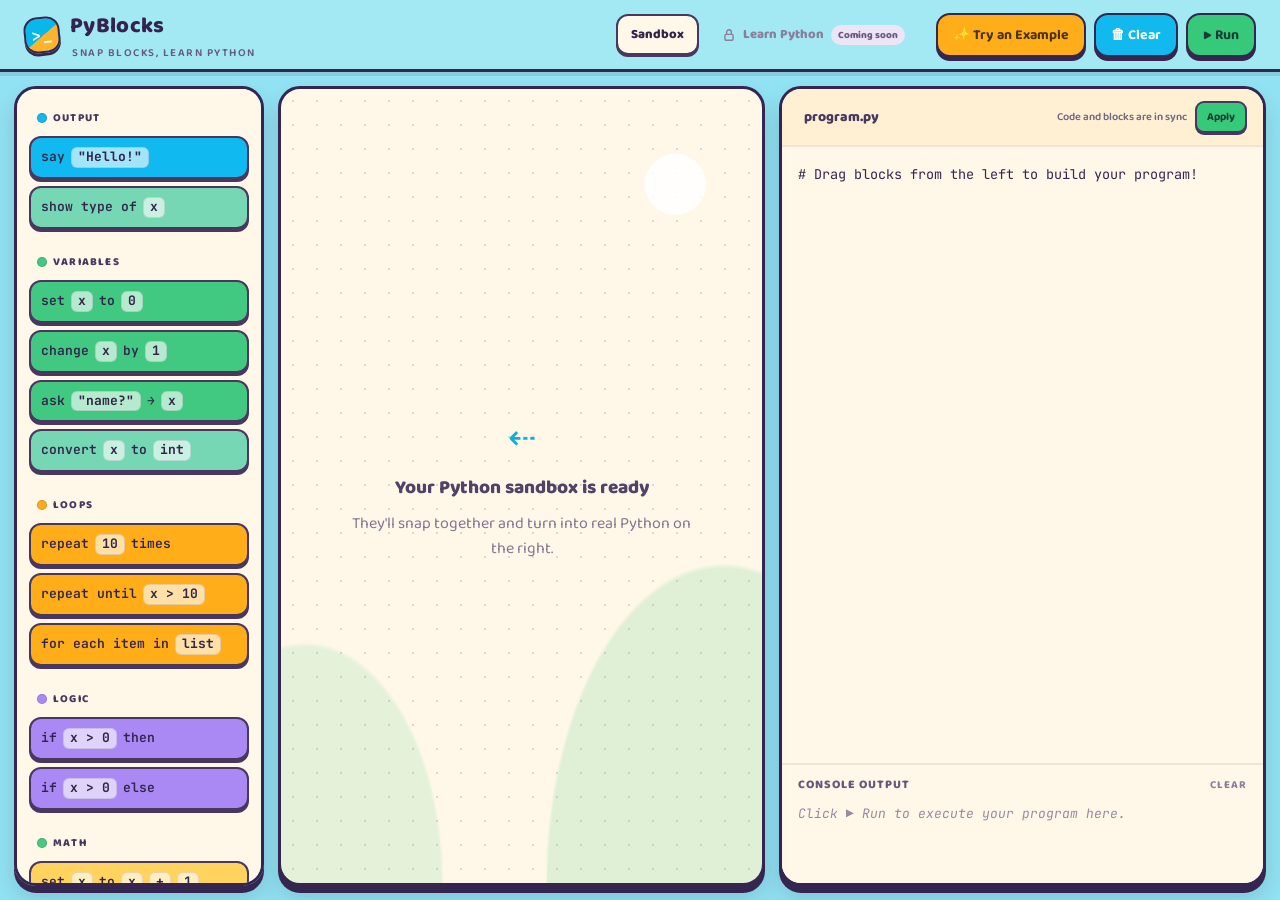
<file: index.html>
<!doctype html>
<html lang="en">
  <head>
    <meta charset="utf-8">
    <meta name="viewport" content="width=device-width, initial-scale=1">
    <meta http-equiv="refresh" content="0; url=site/">
    <title>PyBlocks</title>
  </head>
  <body>
    <p>Opening PyBlocks… <a href="site/">Continue to the app</a>.</p>
  </body>
</html>
</file>
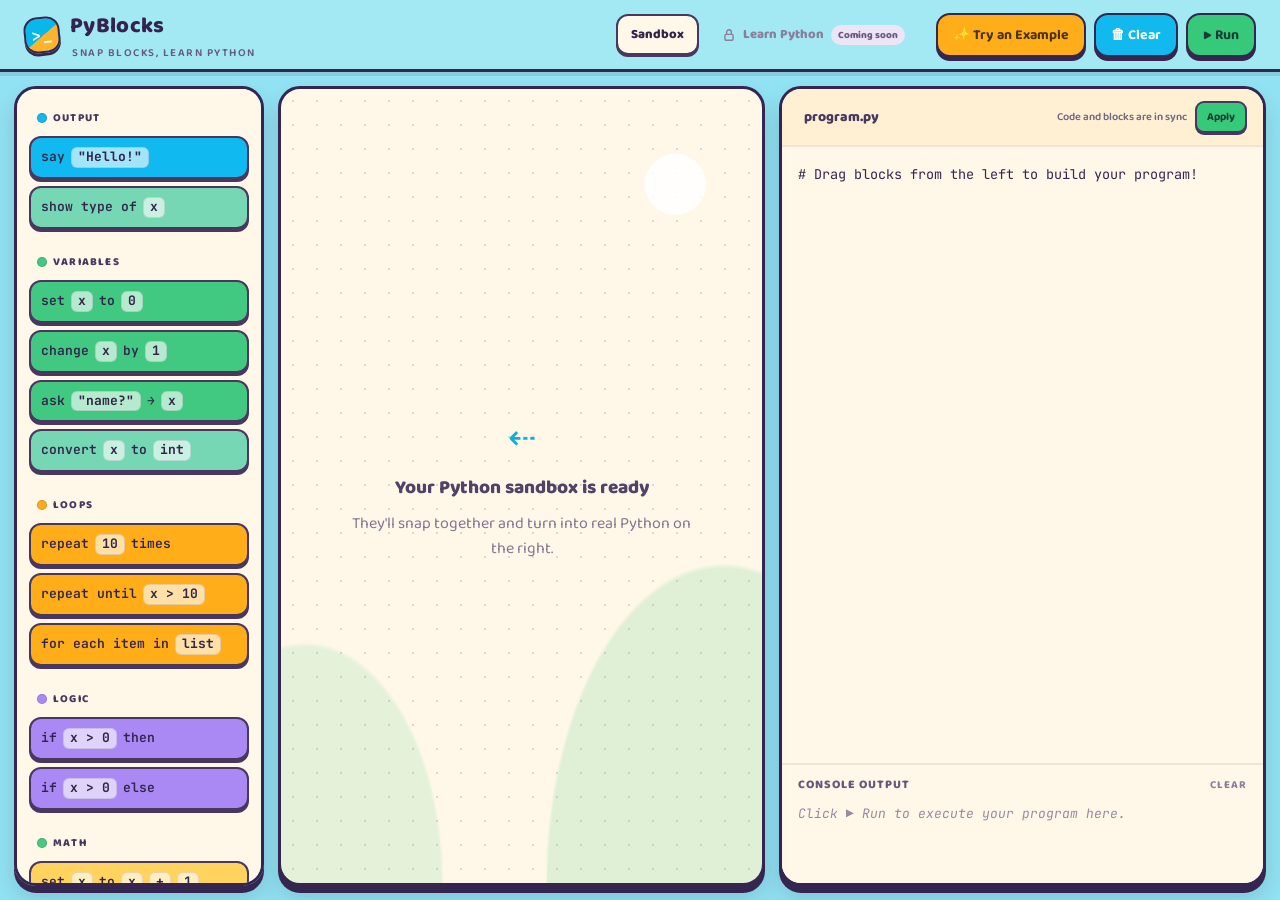
<file: site/index.html>
<!DOCTYPE html>
<html lang="en">
<head>
<meta charset="UTF-8">
<meta name="viewport" content="width=device-width, initial-scale=1.0, viewport-fit=cover">
<meta name="theme-color" content="#a8e4ef">
<title>PyBlocks — Learn Python by Snapping Blocks</title>
<link rel="stylesheet" href="css/sandbox.css">
</head>
<body>

<div class="topbar">
  <div class="brand">
    <div class="logo">&gt;_</div>
    <div>PyBlocks
      <div class="sub">snap blocks, learn python</div>
    </div>
  </div>
  <nav class="page-nav" aria-label="Main navigation">
    <a href="./" aria-current="page">Sandbox</a>
    <!-- Learn Python is locked. To unlock: restore
         <a href="learn.html">Learn Python <span class="nav-badge">8 levels</span></a>
         and remove class="learn-locked" from <body> in learn.html. -->
    <span class="nav-locked" aria-disabled="true" title="Learn Python is coming soon">
      <svg class="lock-icon" viewBox="0 0 24 24" aria-hidden="true"><rect x="5" y="11" width="14" height="10" rx="2"/><path d="M8 11V7a4 4 0 0 1 8 0v4"/></svg>
      Learn Python <span class="nav-badge nav-badge-soon">Coming soon</span>
    </span>
  </nav>
  <div class="topbar-actions">
    <button class="btn btn-example" id="loadExampleBtn"><span>✨ <span class="btn-long">Try an </span>Example</span></button>
    <button class="btn btn-clear" id="clearBtn">🗑 Clear</button>
    <button class="btn btn-run" id="runBtn">▶ Run</button>
  </div>
</div>

<div class="app">
  <!-- PALETTE -->
  <div class="palette" id="palette">

    <div class="cat-group">
      <div class="cat-title" style="color:var(--cat-output)"><span class="cat-dot" style="background:var(--cat-output)"></span>Output</div>
      <div class="palette-block c-output" data-type="print">say <span class="ph">"Hello!"</span></div>
      <div class="palette-block c-types" data-type="typecheck">show type of <span class="ph">x</span></div>
    </div>

    <div class="cat-group">
      <div class="cat-title" style="color:var(--cat-vars)"><span class="cat-dot" style="background:var(--cat-vars)"></span>Variables</div>
      <div class="palette-block c-vars" data-type="setvar">set <span class="ph">x</span> to <span class="ph">0</span></div>
      <div class="palette-block c-vars" data-type="changevar">change <span class="ph">x</span> by <span class="ph">1</span></div>
      <div class="palette-block c-vars" data-type="askvar">ask <span class="ph">"name?"</span> → <span class="ph">x</span></div>
      <div class="palette-block c-types" data-type="convert">convert <span class="ph">x</span> to <span class="ph">int</span></div>
    </div>

    <div class="cat-group">
      <div class="cat-title" style="color:var(--cat-loops)"><span class="cat-dot" style="background:var(--cat-loops)"></span>Loops</div>
      <div class="palette-block c-loops" data-type="repeat">repeat <span class="ph">10</span> times</div>
      <div class="palette-block c-loops" data-type="while">repeat until <span class="ph">x &gt; 10</span></div>
      <div class="palette-block c-loops" data-type="foreach">for each item in <span class="ph">list</span></div>
    </div>

    <div class="cat-group">
      <div class="cat-title" style="color:var(--cat-logic)"><span class="cat-dot" style="background:var(--cat-logic)"></span>Logic</div>
      <div class="palette-block c-logic" data-type="if">if <span class="ph">x &gt; 0</span> then</div>
      <div class="palette-block c-logic" data-type="ifelse">if <span class="ph">x &gt; 0</span> else</div>
    </div>

    <div class="cat-group">
      <div class="cat-title" style="color:var(--cat-math)"><span class="cat-dot" style="background:var(--cat-math)"></span>Math</div>
      <div class="palette-block c-math" data-type="mathop">set <span class="ph">x</span> to <span class="ph">x</span> <span class="ph">+</span> <span class="ph">1</span></div>
      <div class="palette-block c-math" data-type="random">set <span class="ph">x</span> to random <span class="ph">1</span>-<span class="ph">10</span></div>
    </div>

    <div class="cat-group">
      <div class="cat-title" style="color:var(--cat-events)"><span class="cat-dot" style="background:var(--cat-events)"></span>Comments</div>
      <div class="palette-block c-events" data-type="comment"># note: <span class="ph">explain here</span></div>
    </div>
  </div>

  <!-- CANVAS -->
  <div class="canvas-wrap" id="canvasWrap">
    <div class="canvas" id="canvas">
      <div class="empty-hint" id="emptyHint">
        <div class="arrow">⇠</div>
        <div class="big">Your Python sandbox is ready</div>
        <div class="hint-wide">They'll snap together and turn into real Python on the right.</div>
        <div class="hint-touch">Tap a block above to add it, or drag it here. Press and hold a block to move it. Your Python code appears below.</div>
      </div>
      <div class="script-stack" id="scriptStack"></div>
    </div>
  </div>

  <!-- CODE -->
  <div class="code-panel">
    <div class="code-header">
      <div class="title"><span class="dot-row"><span class="dot-r"></span><span class="dot-y"></span><span class="dot-g"></span></span>&nbsp; program.py</div>
      <div class="code-actions">
        <span class="code-status" id="codeStatus" aria-live="polite">Edit code, then apply to blocks</span>
        <button class="code-apply" id="applyCodeBtn" type="button">Apply</button>
      </div>
    </div>
    <textarea class="code-body code-editor" id="codeEditor" aria-label="Python code editor" spellcheck="false"></textarea>
    <div class="console">
      <div class="console-header">
        <span>Console Output</span>
        <span class="clear-console" id="clearConsole">clear</span>
      </div>
      <div class="console-body" id="consoleBody"><span class="hint">Click ▶ Run to execute your program here.</span></div>
    </div>
  </div>
</div>

<script src="js/python-check.js"></script>
<script src="js/sandbox.js"></script>
</body>
</html>
</file>
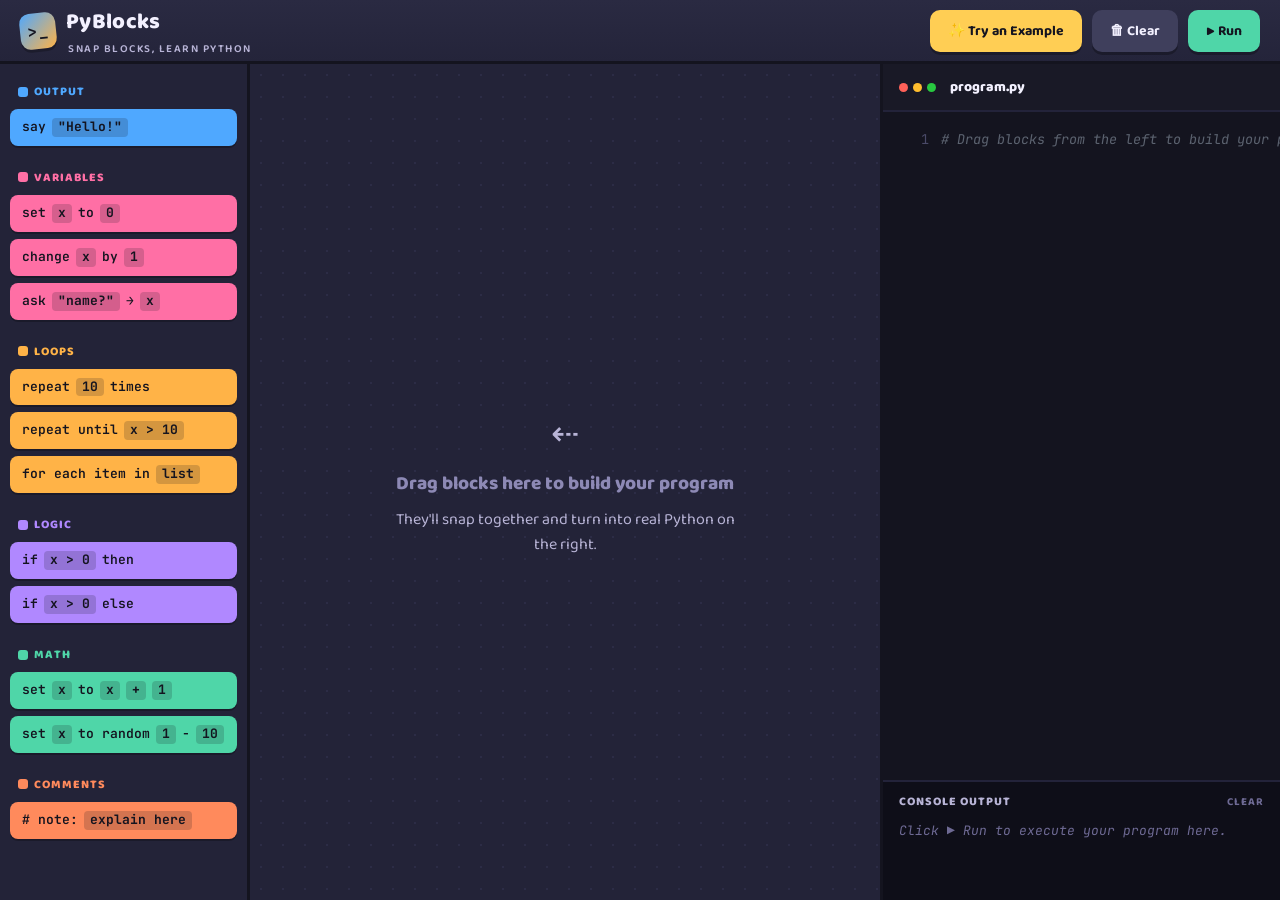
<file: pyblocks.html>
<!DOCTYPE html>
<html lang="en">
<head>
<meta charset="UTF-8">
<meta name="viewport" content="width=device-width, initial-scale=1.0">
<title>PyBlocks — Learn Python by Snapping Blocks</title>
<style>
  @import url('https://fonts.googleapis.com/css2?family=Baloo+2:wght@500;600;700;800&family=JetBrains+Mono:wght@400;500;600;700&display=swap');

  :root{
    --bg-workspace: #232338;
    --bg-workspace-2: #1b1b2c;
    --panel: #2c2c46;
    --panel-light: #34345066;
    --ink: #f3f1ff;
    --ink-dim: #b8b4d6;
    --line: #3f3f5c;
    --accent-yellow: #ffce54;

    --cat-events:  #ff8a5c;
    --cat-events-d:#e06a3c;
    --cat-loops:   #ffb347;
    --cat-loops-d: #db8f27;
    --cat-logic:   #b088ff;
    --cat-logic-d: #8f5fe8;
    --cat-math:    #4fd6a8;
    --cat-math-d:  #2fb389;
    --cat-vars:    #ff6fa5;
    --cat-vars-d:  #e04a86;
    --cat-output:  #4fa8ff;
    --cat-output-d:#2f83e0;

    --code-bg: #14141f;
    --code-line: #23233a;

    --radius: 14px;
    --font-display: 'Baloo 2', sans-serif;
    --font-mono: 'JetBrains Mono', monospace;
  }

  *{box-sizing:border-box;}
  html,body{
    margin:0; padding:0; height:100%;
    font-family: var(--font-display);
    background: var(--bg-workspace-2);
    color: var(--ink);
    overflow:hidden;
  }

  /* ============ TOP BAR ============ */
  .topbar{
    height:64px;
    display:flex; align-items:center; justify-content:space-between;
    padding:0 20px;
    background: linear-gradient(180deg, #2a2a42, #24243a);
    border-bottom: 3px solid #14141f;
    position:relative;
    z-index:20;
  }
  .brand{
    display:flex; align-items:center; gap:10px;
    font-weight:800; font-size:22px; letter-spacing:0.3px;
  }
  .brand .logo{
    width:36px; height:36px; border-radius:10px;
    background: linear-gradient(135deg, var(--cat-output), var(--cat-loops));
    display:flex; align-items:center; justify-content:center;
    font-family: var(--font-mono); font-weight:700; font-size:16px;
    color:#14141f;
    transform: rotate(-6deg);
    box-shadow: 0 3px 0 rgba(0,0,0,0.25);
  }
  .brand .sub{
    font-size:11px; font-weight:600; color:var(--ink-dim);
    letter-spacing:1.5px; text-transform:uppercase;
    margin-left:2px;
  }
  .topbar-actions{ display:flex; gap:10px; align-items:center; }
  .btn{
    font-family: var(--font-display);
    font-weight:700; font-size:14px;
    border:none; border-radius:10px;
    padding:10px 18px;
    cursor:pointer;
    color:#14141f;
    box-shadow: 0 3px 0 rgba(0,0,0,0.28);
    transition: transform .08s ease, box-shadow .08s ease;
    display:flex; align-items:center; gap:7px;
  }
  .btn:active{ transform: translateY(2px); box-shadow: 0 1px 0 rgba(0,0,0,0.28); }
  .btn-run{ background: var(--cat-math); }
  .btn-run:hover{ background:#63e6bb; }
  .btn-clear{ background:#3f3f5c; color:var(--ink); }
  .btn-clear:hover{ background:#4a4a6c; }
  .btn-example{ background: var(--accent-yellow); }
  .btn-example:hover{ background:#ffd97a; }

  /* ============ MAIN LAYOUT ============ */
  .app{
    display:grid;
    grid-template-columns: 250px 1fr 400px;
    height: calc(100% - 64px);
  }
  @media (max-width: 1100px){
    .app{ grid-template-columns: 210px 1fr 340px; }
  }

  /* ============ PALETTE ============ */
  .palette{
    background: var(--bg-workspace);
    border-right: 3px solid #14141f;
    overflow-y:auto;
    padding: 14px 10px 40px;
  }
  .cat-group{ margin-bottom: 18px; }
  .cat-title{
    font-size:12px; font-weight:800; text-transform:uppercase;
    letter-spacing:1px;
    padding: 4px 8px 8px;
    display:flex; align-items:center; gap:6px;
  }
  .cat-dot{ width:10px; height:10px; border-radius:3px; display:inline-block; }

  .palette-block{
    font-family: var(--font-mono);
    font-size:13px;
    font-weight:600;
    color: #14141f;
    padding: 9px 12px;
    border-radius: 8px;
    margin-bottom: 7px;
    cursor: grab;
    user-select:none;
    -webkit-user-select:none;
    touch-action: none;
    box-shadow: 0 2px 0 rgba(0,0,0,0.25);
    display:flex; align-items:center; gap:6px;
    line-height:1.3;
    transition: transform 0.1s ease;
  }
  .palette-block:hover{ transform: translateX(2px) scale(1.02); }
  .palette-block:active{ cursor:grabbing; }
  .palette-block .ph{
    background: rgba(20,20,31,0.18);
    border-radius:4px;
    padding: 1px 6px;
    font-weight:700;
  }

  /* ============ CANVAS ============ */
  .canvas-wrap{
    position:relative;
    overflow:auto;
    background:
      radial-gradient(circle, #2c2c46 1.5px, transparent 1.5px);
    background-size: 22px 22px;
    background-color: var(--bg-workspace);
  }
  .canvas{
    min-height:100%;
    min-width:100%;
    position:relative;
    padding: 24px;
  }
  .empty-hint{
    position:absolute; top:50%; left:50%;
    transform:translate(-50%,-50%);
    text-align:center;
    color: var(--ink-dim);
    pointer-events:none;
    width:min(360px, 80vw);
  }
  .empty-hint .big{ font-size:19px; font-weight:800; color:#8d89b5; margin-bottom:8px;}
  .empty-hint .arrow{ font-size:34px; margin-bottom:6px; }

  .script-stack{
    position:relative;
    display:inline-flex;
    flex-direction:column;
    min-width:220px;
  }

  /* ============ BLOCKS ON CANVAS ============ */
  .block{
    font-family: var(--font-mono);
    font-size:13.5px;
    font-weight:600;
    color:#14141f;
    border-radius:8px;
    padding: 10px 12px;
    margin-bottom:3px;
    cursor:grab;
    position:relative;
    box-shadow: 0 3px 0 rgba(0,0,0,0.28);
    display:flex; align-items:center; flex-wrap:wrap; gap:6px;
    min-width:180px;
  }
  .block.dragging{ opacity:0.35; }
  .block{ user-select:none; -webkit-user-select:none; -webkit-touch-callout:none; }
  .palette-block{ -webkit-touch-callout:none; }
  .block-body{ display:flex; align-items:center; flex-wrap:wrap; gap:6px;}
  .block .del{
    margin-left:auto;
    width:20px; height:20px;
    border-radius:50%;
    background:rgba(20,20,31,0.22);
    display:flex; align-items:center; justify-content:center;
    font-weight:800; font-size:12px;
    cursor:pointer;
    flex-shrink:0;
  }
  .block .del:hover{ background:rgba(20,20,31,0.4); }

  .block-input{
    font-family: var(--font-mono);
    font-weight:700;
    border:none;
    border-radius:5px;
    padding: 3px 7px;
    background: rgba(255,255,255,0.55);
    color:#14141f;
    min-width:36px;
    max-width: 180px;
  }
  .block-input:focus{ outline: 2px solid #14141f; background:#fff; }
  .block-select{
    font-family: var(--font-mono);
    font-weight:700;
    border:none;
    border-radius:5px;
    padding: 3px 5px;
    background: rgba(255,255,255,0.55);
    color:#14141f;
  }

  .c-events{ background: var(--cat-events); }
  .c-loops{ background: var(--cat-loops); }
  .c-logic{ background: var(--cat-logic); }
  .c-math{ background: var(--cat-math); }
  .c-vars{ background: var(--cat-vars); }
  .c-output{ background: var(--cat-output); }

  /* nested body for loops/if */
  .nest{
    margin: 4px 0 4px 18px;
    padding: 8px 0 8px 12px;
    border-left: 4px dashed rgba(20,20,31,0.35);
    min-height: 42px;
    width: calc(100% - 18px);
    display:flex;
    flex-direction:column;
  }
  .nest-drop{
    border-radius:8px;
    min-height:38px;
    display:flex;
    align-items:center;
    justify-content:center;
    color: rgba(20,20,31,0.55);
    font-size:11px;
    font-weight:700;
    border: 2px dashed rgba(20,20,31,0.28);
    padding: 8px;
  }
  .drop-indicator{
    height:6px;
    width:100%;
    background: var(--accent-yellow);
    border-radius:4px;
    margin: 2px 0;
  }

  /* ============ CODE PANEL ============ */
  .code-panel{
    background: var(--code-bg);
    border-left: 3px solid #14141f;
    display:flex; flex-direction:column;
    overflow:hidden;
  }
  .code-header{
    padding: 12px 16px;
    border-bottom: 2px solid var(--code-line);
    display:flex; align-items:center; justify-content:space-between;
    background: #191926;
  }
  .code-header .title{
    font-weight:800; font-size:14px;
    display:flex; align-items:center; gap:8px;
  }
  .dot-row{ display:flex; gap:5px; }
  .dot-row span{ width:9px; height:9px; border-radius:50%; display:block;}
  .dot-r{background:#ff6159;} .dot-y{background:#ffbd2e;} .dot-g{background:#28c840;}

  .code-body{
    flex:1;
    overflow-y:auto;
    padding: 16px;
    font-family: var(--font-mono);
    font-size:13.5px;
    line-height:1.65;
    white-space:pre;
    counter-reset: line;
  }
  .code-line{
    display:flex;
    min-height:1.65em;
    border-radius:4px;
    padding: 0 4px;
    transition: background .3s ease;
  }
  .code-line.flash{ background: rgba(255,206,84,0.22); }
  .code-line .ln{
    color:#4a4a68; width:26px; flex-shrink:0; user-select:none; text-align:right; margin-right:12px;
  }
  .code-line .content{ white-space:pre; }
  .kw{ color:#c792ea; } .fn{ color:#82aaff; } .str{ color:#c3e88d; } .num{ color:#f78c6c; } .cm{ color:#5c6370; font-style:italic;} .vn{ color:#ffcb6b; }

  .console{
    border-top: 2px solid var(--code-line);
    background:#0e0e18;
    max-height: 40%;
    min-height:120px;
    display:flex; flex-direction:column;
  }
  .console-header{
    padding:10px 16px 6px;
    font-size:12px; font-weight:800; text-transform:uppercase;
    letter-spacing:1px; color:var(--ink-dim);
    display:flex; justify-content:space-between; align-items:center;
  }
  .console-header .clear-console{
    cursor:pointer; color:#6e6a94; font-weight:700; font-size:11px;
  }
  .console-header .clear-console:hover{ color:var(--ink); }
  .console-body{
    flex:1; overflow-y:auto;
    padding: 4px 16px 14px;
    font-family: var(--font-mono);
    font-size:13px;
    color:#a8e6c1;
    line-height:1.6;
  }
  .console-body .err{ color:#ff8a8a; }
  .console-body .hint{ color:#6e6a94; font-style:italic; }

  /* ============ SCROLLBARS ============ */
  ::-webkit-scrollbar{ width:10px; height:10px; }
  ::-webkit-scrollbar-track{ background:transparent; }
  ::-webkit-scrollbar-thumb{ background:#3f3f5c; border-radius:6px; }
  ::-webkit-scrollbar-thumb:hover{ background:#4f4f70; }

  .drag-ghost{
    position: fixed;
    z-index: 999;
    pointer-events: none;
    opacity: 0.9;
    transform: rotate(-2deg) scale(1.03);
    box-shadow: 0 10px 24px rgba(0,0,0,0.45) !important;
    margin: 0 !important;
  }
  .zone-active.drop-indicator{
    background: var(--accent-yellow) !important;
    height: 14px !important;
    opacity: 1 !important;
  }
  .zone-active.nest-drop{
    background: rgba(255,206,84,0.18) !important;
    border-color: var(--accent-yellow) !important;
    color: var(--accent-yellow) !important;
  }
</style>
</head>
<body>

<div class="topbar">
  <div class="brand">
    <div class="logo">&gt;_</div>
    <div>PyBlocks
      <div class="sub">snap blocks, learn python</div>
    </div>
  </div>
  <div class="topbar-actions">
    <button class="btn btn-example" id="loadExampleBtn">✨ Try an Example</button>
    <button class="btn btn-clear" id="clearBtn">🗑 Clear</button>
    <button class="btn btn-run" id="runBtn">▶ Run</button>
  </div>
</div>

<div class="app">
  <!-- PALETTE -->
  <div class="palette" id="palette">

    <div class="cat-group">
      <div class="cat-title" style="color:var(--cat-output)"><span class="cat-dot" style="background:var(--cat-output)"></span>Output</div>
      <div class="palette-block c-output" data-type="print">say <span class="ph">"Hello!"</span></div>
    </div>

    <div class="cat-group">
      <div class="cat-title" style="color:var(--cat-vars)"><span class="cat-dot" style="background:var(--cat-vars)"></span>Variables</div>
      <div class="palette-block c-vars" data-type="setvar">set <span class="ph">x</span> to <span class="ph">0</span></div>
      <div class="palette-block c-vars" data-type="changevar">change <span class="ph">x</span> by <span class="ph">1</span></div>
      <div class="palette-block c-vars" data-type="askvar">ask <span class="ph">"name?"</span> → <span class="ph">x</span></div>
    </div>

    <div class="cat-group">
      <div class="cat-title" style="color:var(--cat-loops)"><span class="cat-dot" style="background:var(--cat-loops)"></span>Loops</div>
      <div class="palette-block c-loops" data-type="repeat">repeat <span class="ph">10</span> times</div>
      <div class="palette-block c-loops" data-type="while">repeat until <span class="ph">x &gt; 10</span></div>
      <div class="palette-block c-loops" data-type="foreach">for each item in <span class="ph">list</span></div>
    </div>

    <div class="cat-group">
      <div class="cat-title" style="color:var(--cat-logic)"><span class="cat-dot" style="background:var(--cat-logic)"></span>Logic</div>
      <div class="palette-block c-logic" data-type="if">if <span class="ph">x &gt; 0</span> then</div>
      <div class="palette-block c-logic" data-type="ifelse">if <span class="ph">x &gt; 0</span> else</div>
    </div>

    <div class="cat-group">
      <div class="cat-title" style="color:var(--cat-math)"><span class="cat-dot" style="background:var(--cat-math)"></span>Math</div>
      <div class="palette-block c-math" data-type="mathop">set <span class="ph">x</span> to <span class="ph">x</span> <span class="ph">+</span> <span class="ph">1</span></div>
      <div class="palette-block c-math" data-type="random">set <span class="ph">x</span> to random <span class="ph">1</span>-<span class="ph">10</span></div>
    </div>

    <div class="cat-group">
      <div class="cat-title" style="color:var(--cat-events)"><span class="cat-dot" style="background:var(--cat-events)"></span>Comments</div>
      <div class="palette-block c-events" data-type="comment"># note: <span class="ph">explain here</span></div>
    </div>
  </div>

  <!-- CANVAS -->
  <div class="canvas-wrap" id="canvasWrap">
    <div class="canvas" id="canvas">
      <div class="empty-hint" id="emptyHint">
        <div class="arrow">⇠</div>
        <div class="big">Drag blocks here to build your program</div>
        <div>They'll snap together and turn into real Python on the right.</div>
      </div>
      <div class="script-stack" id="scriptStack"></div>
    </div>
  </div>

  <!-- CODE -->
  <div class="code-panel">
    <div class="code-header">
      <div class="title"><span class="dot-row"><span class="dot-r"></span><span class="dot-y"></span><span class="dot-g"></span></span>&nbsp; program.py</div>
    </div>
    <div class="code-body" id="codeBody"></div>
    <div class="console">
      <div class="console-header">
        <span>Console Output</span>
        <span class="clear-console" id="clearConsole">clear</span>
      </div>
      <div class="console-body" id="consoleBody"><span class="hint">Click ▶ Run to execute your program here.</span></div>
    </div>
  </div>
</div>

<script>
/* ======================================================================
   DATA MODEL
   Each block: { id, type, fields:{...}, children:[] (for containers) }
   Top level program = array of block objects (a "script-stack")
====================================================================== */

let idCounter = 1;
function newId(){ return 'b' + (idCounter++); }

let program = []; // array of top-level block objects

const BLOCK_META = {
  print:      { cls:'c-output', container:false },
  setvar:     { cls:'c-vars',   container:false },
  changevar:  { cls:'c-vars',   container:false },
  askvar:     { cls:'c-vars',   container:false },
  repeat:     { cls:'c-loops',  container:true  },
  while:      { cls:'c-loops',  container:true  },
  foreach:    { cls:'c-loops',  container:true  },
  if:         { cls:'c-logic',  container:true  },
  ifelse:     { cls:'c-logic',  container:'double' },
  mathop:     { cls:'c-math',   container:false },
  random:     { cls:'c-math',   container:false },
  comment:    { cls:'c-events', container:false },
};

function defaultFields(type){
  switch(type){
    case 'print': return { value: '"Hello!"' };
    case 'setvar': return { name:'x', value:'0' };
    case 'changevar': return { name:'x', value:'1' };
    case 'askvar': return { prompt:'"What is your name?"', name:'x' };
    case 'repeat': return { count:'10' };
    case 'while': return { cond:'x > 10' };
    case 'foreach': return { item:'item', list:'[1, 2, 3]' };
    case 'if': return { cond:'x > 0' };
    case 'ifelse': return { cond:'x > 0' };
    case 'mathop': return { name:'x', a:'x', op:'+', b:'1' };
    case 'random': return { name:'x', lo:'1', hi:'10' };
    case 'comment': return { text:'explain here' };
    default: return {};
  }
}

function makeBlock(type){
  const meta = BLOCK_META[type];
  const b = { id:newId(), type, fields: defaultFields(type) };
  if(meta.container === true) b.children = [];
  if(meta.container === 'double'){ b.children = []; b.children2 = []; }
  return b;
}

/* ======================================================================
   RENDERING BLOCKS (as DOM + drag targets)
====================================================================== */

const scriptStackEl = document.getElementById('scriptStack');
const emptyHint = document.getElementById('emptyHint');

function renderProgram(){
  scriptStackEl.innerHTML = '';
  emptyHint.style.display = program.length ? 'none' : 'block';
  program.forEach((block, idx) => {
    scriptStackEl.appendChild(renderBlock(block, program, idx));
  });
  // trailing drop zone at end of top-level stack
  scriptStackEl.appendChild(makeStackDropZone(program, program.length));
  renderCode();
}

function fieldInput(block, key, {width}={}){
  const inp = document.createElement('input');
  inp.className = 'block-input';
  inp.value = block.fields[key];
  if(width) inp.style.width = width;
  inp.addEventListener('click', e => e.stopPropagation());
  inp.addEventListener('mousedown', e => e.stopPropagation());
  inp.addEventListener('dragstart', e => e.preventDefault());
  inp.addEventListener('input', () => { block.fields[key] = inp.value; renderCode(); });
  autosizeInput(inp);
  inp.addEventListener('input', () => autosizeInput(inp));
  return inp;
}
function autosizeInput(inp){
  inp.style.width = Math.max(28, inp.value.length * 8 + 14) + 'px';
}

function fieldSelect(block, key, options){
  const sel = document.createElement('select');
  sel.className = 'block-select';
  options.forEach(o => {
    const opt = document.createElement('option');
    opt.value = o; opt.textContent = o;
    if(block.fields[key] === o) opt.selected = true;
    sel.appendChild(opt);
  });
  sel.addEventListener('click', e => e.stopPropagation());
  sel.addEventListener('mousedown', e => e.stopPropagation());
  sel.addEventListener('change', () => { block.fields[key] = sel.value; renderCode(); });
  return sel;
}

function label(text){
  const span = document.createElement('span');
  span.textContent = text;
  return span;
}

function renderBlock(block, parentArray, indexInParent){
  const meta = BLOCK_META[block.type];
  const wrap = document.createElement('div');
  wrap.className = 'block ' + meta.cls;
  wrap.style.touchAction = 'none';
  wrap.dataset.id = block.id;

  const body = document.createElement('div');
  body.className = 'block-body';

  switch(block.type){
    case 'print':
      body.appendChild(label('say')); body.appendChild(fieldInput(block,'value',{width:'110px'}));
      break;
    case 'setvar':
      body.appendChild(label('set')); body.appendChild(fieldInput(block,'name',{width:'40px'}));
      body.appendChild(label('to')); body.appendChild(fieldInput(block,'value',{width:'60px'}));
      break;
    case 'changevar':
      body.appendChild(label('change')); body.appendChild(fieldInput(block,'name',{width:'40px'}));
      body.appendChild(label('by')); body.appendChild(fieldInput(block,'value',{width:'50px'}));
      break;
    case 'askvar':
      body.appendChild(label('ask')); body.appendChild(fieldInput(block,'prompt',{width:'130px'}));
      body.appendChild(label('→ store in')); body.appendChild(fieldInput(block,'name',{width:'40px'}));
      break;
    case 'repeat':
      body.appendChild(label('repeat')); body.appendChild(fieldInput(block,'count',{width:'40px'}));
      body.appendChild(label('times'));
      break;
    case 'while':
      body.appendChild(label('repeat until')); body.appendChild(fieldInput(block,'cond',{width:'100px'}));
      break;
    case 'foreach':
      body.appendChild(label('for each')); body.appendChild(fieldInput(block,'item',{width:'50px'}));
      body.appendChild(label('in')); body.appendChild(fieldInput(block,'list',{width:'60px'}));
      break;
    case 'if':
      body.appendChild(label('if')); body.appendChild(fieldInput(block,'cond',{width:'100px'}));
      body.appendChild(label('then'));
      break;
    case 'ifelse':
      body.appendChild(label('if')); body.appendChild(fieldInput(block,'cond',{width:'100px'}));
      body.appendChild(label('then / else'));
      break;
    case 'mathop':
      body.appendChild(label('set')); body.appendChild(fieldInput(block,'name',{width:'40px'}));
      body.appendChild(label('to')); body.appendChild(fieldInput(block,'a',{width:'40px'}));
      body.appendChild(fieldSelect(block,'op',['+','-','*','/','%']));
      body.appendChild(fieldInput(block,'b',{width:'40px'}));
      break;
    case 'random':
      body.appendChild(label('set')); body.appendChild(fieldInput(block,'name',{width:'40px'}));
      body.appendChild(label('to random')); body.appendChild(fieldInput(block,'lo',{width:'34px'}));
      body.appendChild(label('-')); body.appendChild(fieldInput(block,'hi',{width:'34px'}));
      break;
    case 'comment':
      body.appendChild(label('#')); body.appendChild(fieldInput(block,'text',{width:'160px'}));
      break;
  }

  const del = document.createElement('div');
  del.className = 'del';
  del.textContent = '×';
  del.title = 'Delete block';
  del.addEventListener('click', (e) => {
    e.stopPropagation();
    removeBlockById(program, block.id);
    renderProgram();
  });

  wrap.appendChild(body);
  wrap.appendChild(del);

  // container children
  if(meta.container === true){
    wrap.appendChild(renderContainer(block, 'children'));
  } else if(meta.container === 'double'){
    const thenLbl = document.createElement('div');
    thenLbl.style.cssText = 'width:100%;font-size:10px;font-weight:800;opacity:0.65;margin:2px 0 -2px 4px;';
    thenLbl.textContent = 'THEN';
    wrap.appendChild(thenLbl);
    wrap.appendChild(renderContainer(block, 'children'));
    const elseLbl = document.createElement('div');
    elseLbl.style.cssText = 'width:100%;font-size:10px;font-weight:800;opacity:0.65;margin:2px 0 -2px 4px;';
    elseLbl.textContent = 'ELSE';
    wrap.appendChild(elseLbl);
    wrap.appendChild(renderContainer(block, 'children2'));
  }

  // drag start (pointer-based, works for mouse + touch + pen)
  wrap.addEventListener('pointerdown', (e) => startDrag(e, wrap, { existingBlockId: block.id }));

  return wrap;
}

function renderContainer(block, key){
  const nest = document.createElement('div');
  nest.className = 'nest';
  const arr = block[key];
  if(arr.length === 0){
    nest.appendChild(makeStackDropZone(arr, 0, true));
  } else {
    arr.forEach((child, i) => {
      nest.appendChild(renderBlock(child, arr, i));
    });
    nest.appendChild(makeStackDropZone(arr, arr.length));
  }
  return nest;
}

/* Drop zone: a thin area between blocks (or empty container) that accepts drags.
   With pointer-based dragging, these zones don't listen for native dnd events —
   instead the active drag loop finds the nearest zone via elementFromPoint / bounding rects. */
function makeStackDropZone(targetArray, index, isEmptyPlaceholder){
  const zone = document.createElement('div');
  zone.className = isEmptyPlaceholder ? 'nest-drop' : 'drop-indicator';
  zone.dataset.dropZone = '1';
  zone.__targetArray = targetArray;
  zone.__index = index;
  if(isEmptyPlaceholder){
    zone.textContent = 'drop blocks inside';
    zone.style.opacity = '0.7';
  } else {
    zone.style.opacity = '0';
    zone.style.height = '8px';
  }
  return zone;
}

function clearDropIndicators(){
  document.querySelectorAll('.drop-indicator').forEach(z => { z.style.opacity='0'; z.style.height='8px'; });
  document.querySelectorAll('.nest-drop').forEach(z => { z.style.opacity='0.7'; z.classList.remove('zone-active'); });
  document.querySelectorAll('.zone-active').forEach(z => z.classList.remove('zone-active'));
}

/* ======================================================================
   POINTER-BASED DRAG & DROP (works for mouse, touch, and pen — including iOS)
====================================================================== */
let activeDrag = null; // { ghost, existingBlockId, paletteType, pointerId, lastZone }

function startDrag(e, sourceEl, opts){
  // Ignore drags that start on interactive form controls (inputs/selects) so typing still works
  if(e.target.closest('input, select, .del')) return;
  e.preventDefault();

  const rect = sourceEl.getBoundingClientRect();
  const ghost = sourceEl.cloneNode(true);
  ghost.classList.add('drag-ghost');
  ghost.style.width = rect.width + 'px';
  // strip nested delete buttons / inputs interactivity from the ghost preview
  ghost.querySelectorAll('input, select').forEach(el => el.disabled = true);
  document.body.appendChild(ghost);

  activeDrag = {
    ghost,
    pointerId: e.pointerId,
    existingBlockId: opts.existingBlockId || null,
    paletteType: opts.paletteType || null,
    offsetX: e.clientX - rect.left,
    offsetY: e.clientY - rect.top,
    lastZone: null,
  };

  if(opts.existingBlockId){
    sourceEl.classList.add('dragging');
  }

  positionGhost(e.clientX, e.clientY);
  activeDrag.lastZone = findNearestZone(e.clientX, e.clientY);
  if(activeDrag.lastZone){
    activeDrag.lastZone.classList.add('zone-active');
    if(activeDrag.lastZone.classList.contains('nest-drop')){ activeDrag.lastZone.style.opacity = '1'; }
    else { activeDrag.lastZone.style.opacity = '1'; activeDrag.lastZone.style.height = '12px'; }
  }

  window.addEventListener('pointermove', onDragMove);
  window.addEventListener('pointerup', onDragEnd);
  window.addEventListener('pointercancel', onDragEnd);
}

function positionGhost(x, y){
  if(!activeDrag) return;
  activeDrag.ghost.style.left = (x - activeDrag.offsetX) + 'px';
  activeDrag.ghost.style.top = (y - activeDrag.offsetY) + 'px';
}

function onDragMove(e){
  if(!activeDrag || e.pointerId !== activeDrag.pointerId) return;
  positionGhost(e.clientX, e.clientY);

  const zone = findNearestZone(e.clientX, e.clientY);
  if(zone !== activeDrag.lastZone){
    clearDropIndicators();
    if(zone){
      zone.classList.add('zone-active');
      if(zone.classList.contains('nest-drop')){ zone.style.opacity = '1'; }
      else { zone.style.opacity = '1'; zone.style.height = '12px'; }
    }
    activeDrag.lastZone = zone;
  }
}

function findNearestZone(x, y){
  const canvasWrap = document.getElementById('canvasWrap');
  const cRect = canvasWrap.getBoundingClientRect();
  if(x < cRect.left || x > cRect.right || y < cRect.top || y > cRect.bottom) return null;

  // Nearest-zone distance search — more forgiving than requiring a pixel-perfect
  // hit on a thin 6px indicator strip.
  const zones = Array.from(document.querySelectorAll('[data-drop-zone]'));
  let best = null, bestDist = Infinity;
  for(const z of zones){
    const r = z.getBoundingClientRect();
    if(r.width === 0 && r.height === 0) continue; // not laid out / hidden
    const withinBand = y >= r.top - 70 && y <= r.bottom + 70;
    if(!withinBand) continue;
    const cy = r.top + r.height/2;
    const cx = Math.min(Math.max(x, r.left), r.right); // horizontal distance only matters outside the zone's own width
    const dist = Math.abs(cy - y) + Math.abs(cx - x) * 0.02;
    if(dist < bestDist){ bestDist = dist; best = z; }
  }
  if(best) return best;

  // Nothing in range (e.g. pointer is over empty canvas space far below the
  // last block) — fall back to the top-level trailing zone so a drop anywhere
  // in the open canvas still appends to the end of the program.
  const stack = document.getElementById('scriptStack');
  const trailing = stack.querySelector(':scope > [data-drop-zone]:last-child');
  return trailing || null;
}

function onDragEnd(e){
  if(!activeDrag || e.pointerId !== activeDrag.pointerId) return;
  window.removeEventListener('pointermove', onDragMove);
  window.removeEventListener('pointerup', onDragEnd);
  window.removeEventListener('pointercancel', onDragEnd);

  const zone = activeDrag.lastZone;
  const existingBlockId = activeDrag.existingBlockId;
  const paletteType = activeDrag.paletteType;

  activeDrag.ghost.remove();
  clearDropIndicators();
  document.querySelectorAll('.block.dragging').forEach(el => el.classList.remove('dragging'));
  activeDrag = null;

  if(zone){
    handleDrop(zone.__targetArray, zone.__index, { existingBlockId, paletteType });
  }
}

// palette blocks: start a "copy" drag that creates a new block on drop
document.querySelectorAll('.palette-block').forEach(el => {
  el.addEventListener('pointerdown', (e) => startDrag(e, el, { paletteType: el.dataset.type }));
});

function handleDrop(targetArray, index, opts){
  if(opts.paletteType){
    const block = makeBlock(opts.paletteType);
    targetArray.splice(index, 0, block);
  } else if(opts.existingBlockId){
    // If the block being moved lives in the SAME array as the drop target,
    // removing it first shifts every index after it — so adjust the target
    // index down by one when the origin position was before the drop index.
    const originIndex = targetArray.findIndex(b => b.id === opts.existingBlockId);
    const moved = removeBlockById(program, opts.existingBlockId);
    if(moved){
      let insertAt = index;
      if(originIndex !== -1 && originIndex < index){
        insertAt = index - 1;
      }
      targetArray.splice(insertAt, 0, moved);
    }
  }
  renderProgram();
}

/* Recursively search & remove a block by id from nested structure. Returns removed block or null. */
function removeBlockById(arr, id){
  for(let i=0;i<arr.length;i++){
    if(arr[i].id === id){
      return arr.splice(i,1)[0];
    }
    const b = arr[i];
    if(b.children){
      const found = removeBlockById(b.children, id);
      if(found) return found;
    }
    if(b.children2){
      const found = removeBlockById(b.children2, id);
      if(found) return found;
    }
  }
  return null;
}

/* ======================================================================
   PYTHON CODE GENERATION
====================================================================== */

function pyStr(raw){
  // Heuristic: if it's already quoted, numeric, or a known variable expr, leave as-is.
  return raw;
}

function genLine(block, indent){
  const pad = '    '.repeat(indent);
  switch(block.type){
    case 'print':
      return [`${pad}print(${block.fields.value})`];
    case 'setvar':
      return [`${pad}${block.fields.name} = ${block.fields.value}`];
    case 'changevar':
      return [`${pad}${block.fields.name} = ${block.fields.name} + (${block.fields.value})`];
    case 'askvar':
      return [`${pad}${block.fields.name} = input(${block.fields.prompt})`];
    case 'mathop':
      return [`${pad}${block.fields.name} = ${block.fields.a} ${block.fields.op} ${block.fields.b}`];
    case 'random':
      return [`${pad}${block.fields.name} = random.randint(${block.fields.lo}, ${block.fields.hi})`];
    case 'comment':
      return [`${pad}# ${block.fields.text}`];
    case 'repeat': {
      const lines = [`${pad}for _ in range(${block.fields.count}):`];
      lines.push(...genBody(block.children, indent+1));
      return lines;
    }
    case 'while': {
      const lines = [`${pad}while not (${block.fields.cond}):`];
      lines.push(...genBody(block.children, indent+1));
      return lines;
    }
    case 'foreach': {
      const lines = [`${pad}for ${block.fields.item} in ${block.fields.list}:`];
      lines.push(...genBody(block.children, indent+1));
      return lines;
    }
    case 'if': {
      const lines = [`${pad}if ${block.fields.cond}:`];
      lines.push(...genBody(block.children, indent+1));
      return lines;
    }
    case 'ifelse': {
      const lines = [`${pad}if ${block.fields.cond}:`];
      lines.push(...genBody(block.children, indent+1));
      lines.push(`${pad}else:`);
      lines.push(...genBody(block.children2, indent+1));
      return lines;
    }
    default: return [];
  }
}

function genBody(arr, indent){
  if(!arr || arr.length === 0){
    return ['    '.repeat(indent) + 'pass'];
  }
  const lines = [];
  arr.forEach(b => lines.push(...genLine(b, indent)));
  return lines;
}

function usesRandom(arr){
  for(const b of arr){
    if(b.type === 'random') return true;
    if(b.children && usesRandom(b.children)) return true;
    if(b.children2 && usesRandom(b.children2)) return true;
  }
  return false;
}

function generatePythonLines(){
  let lines = [];
  if(usesRandom(program)){
    lines.push('import random');
    lines.push('');
  }
  if(program.length === 0){
    lines.push('# Drag blocks from the left to build your program!');
  } else {
    program.forEach(b => lines.push(...genLine(b, 0)));
  }
  return lines;
}

function syntaxHighlight(line){
  // very small heuristic highlighter for display only
  let l = line;
  const escaped = l.replace(/&/g,'&amp;').replace(/</g,'&lt;').replace(/>/g,'&gt;');
  let out = escaped;
  // strings
  out = out.replace(/(&quot;.*?&quot;|"[^"]*"|'[^']*')/g, m => `<span class="str">${m}</span>`);
  // comments
  if(/^\s*#/.test(line)){
    return `<span class="cm">${escaped}</span>`;
  }
  // keywords
  out = out.replace(/\b(for|while|if|else|in|not|import|pass|def|return)\b/g, '<span class="kw">$1</span>');
  // functions
  out = out.replace(/\b(print|input|range|randint|random\.randint)\b/g, '<span class="fn">$1</span>');
  // numbers
  out = out.replace(/(?<![\w.])(-?\d+\.?\d*)(?![\w])/g, '<span class="num">$1</span>');
  return out;
}

let lastCodeLineCount = 0;
function renderCode(){
  const lines = generatePythonLines();
  const codeBody = document.getElementById('codeBody');
  codeBody.innerHTML = '';
  lines.forEach((line, i) => {
    const row = document.createElement('div');
    row.className = 'code-line';
    if(i >= lastCodeLineCount) row.classList.add('flash');
    const ln = document.createElement('span');
    ln.className = 'ln';
    ln.textContent = i+1;
    const content = document.createElement('span');
    content.className = 'content';
    content.innerHTML = syntaxHighlight(line) || '&nbsp;';
    row.appendChild(ln);
    row.appendChild(content);
    codeBody.appendChild(row);
    if(row.classList.contains('flash')){
      setTimeout(()=> row.classList.remove('flash'), 700);
    }
  });
  lastCodeLineCount = lines.length;
  window.__lastPython = lines.join('\n');
}

/* ======================================================================
   SIMPLE PYTHON-SUBSET INTERPRETER (for Run button)
   We don't actually run Python — we interpret our own block tree directly,
   which is safe, sandboxed, and matches the generated code 1:1.
====================================================================== */

function runProgram(){
  const consoleBody = document.getElementById('consoleBody');
  consoleBody.innerHTML = '';
  const out = [];
  const vars = {};
  let opCount = 0;
  const MAX_OPS = 20000;

  function log(msg, isErr){
    const div = document.createElement('div');
    if(isErr) div.className = 'err';
    div.textContent = msg;
    consoleBody.appendChild(div);
    consoleBody.scrollTop = consoleBody.scrollHeight;
  }

  function evalExpr(expr, ctx){
    // Build a restricted evaluation: substitute variables, support + - * / % > < >= <= == != and, or, not, parens, numbers, strings
    // We transpile python-ish syntax lightly to JS for evaluation in a sandboxed Function.
    let js = expr
      .replace(/\btrue\b/gi,'true').replace(/\bfalse\b/gi,'false')
      .replace(/\band\b/g,'&&').replace(/\bor\b/g,'||').replace(/\bnot\b/g,'!')
      .replace(/\bTrue\b/g,'true').replace(/\bFalse\b/g,'false');
    const fn = new Function(...Object.keys(ctx), `"use strict"; return (${js});`);
    return fn(...Object.values(ctx));
  }

  function run(blockList, ctx){
    for(const block of blockList){
      opCount++;
      if(opCount > MAX_OPS){ throw new Error('Stopped: program ran too long (possible infinite loop).'); }
      switch(block.type){
        case 'print': {
          let v;
          try { v = evalExpr(block.fields.value, ctx); } catch(e){ v = block.fields.value; }
          log(String(v));
          break;
        }
        case 'setvar': {
          let v;
          try { v = evalExpr(block.fields.value, ctx); } catch(e){ v = block.fields.value; }
          ctx[block.fields.name] = v;
          break;
        }
        case 'changevar': {
          let v;
          try { v = evalExpr(block.fields.value, ctx); } catch(e){ v = Number(block.fields.value)||0; }
          const cur = ctx[block.fields.name] ?? 0;
          ctx[block.fields.name] = cur + v;
          break;
        }
        case 'askvar': {
          let promptText;
          try { promptText = evalExpr(block.fields.prompt, ctx); } catch(e){ promptText = block.fields.prompt; }
          const answer = window.prompt(String(promptText)) ?? '';
          ctx[block.fields.name] = answer;
          log(`? ${promptText} → "${answer}"`);
          break;
        }
        case 'mathop': {
          let a,b;
          try { a = evalExpr(block.fields.a, ctx); } catch(e){ a = Number(block.fields.a)||0; }
          try { b = evalExpr(block.fields.b, ctx); } catch(e){ b = Number(block.fields.b)||0; }
          let result;
          switch(block.fields.op){
            case '+': result = a + b; break;
            case '-': result = a - b; break;
            case '*': result = a * b; break;
            case '/': result = a / b; break;
            case '%': result = a % b; break;
          }
          ctx[block.fields.name] = result;
          break;
        }
        case 'random': {
          const lo = Number(evalExpr(block.fields.lo, ctx));
          const hi = Number(evalExpr(block.fields.hi, ctx));
          ctx[block.fields.name] = Math.floor(Math.random() * (hi - lo + 1)) + lo;
          break;
        }
        case 'comment': break;
        case 'repeat': {
          const n = Math.max(0, Math.floor(Number(evalExpr(block.fields.count, ctx)) || 0));
          for(let i=0;i<n;i++){
            opCount++;
            if(opCount > MAX_OPS) throw new Error('Stopped: program ran too long (possible infinite loop).');
            run(block.children, ctx);
          }
          break;
        }
        case 'while': {
          let guard = 0;
          while(!evalExpr(block.fields.cond, ctx)){
            guard++;
            if(guard > 5000) throw new Error('Stopped: "repeat until" loop never became true (possible infinite loop).');
            run(block.children, ctx);
          }
          break;
        }
        case 'foreach': {
          let list;
          try { list = evalExpr(block.fields.list, ctx); } catch(e){ list = []; }
          if(!Array.isArray(list)){
            // allow simple comma syntax like [1,2,3] typed without brackets, or fallback empty
            list = [];
          }
          for(const item of list){
            const childCtx = Object.assign({}, ctx, {[block.fields.item]: item});
            run(block.children, childCtx);
            Object.assign(ctx, childCtx);
          }
          break;
        }
        case 'if': {
          let cond;
          try { cond = evalExpr(block.fields.cond, ctx); } catch(e){ cond = false; }
          if(cond) run(block.children, ctx);
          break;
        }
        case 'ifelse': {
          let cond;
          try { cond = evalExpr(block.fields.cond, ctx); } catch(e){ cond = false; }
          if(cond) run(block.children, ctx); else run(block.children2, ctx);
          break;
        }
      }
    }
  }

  try{
    if(program.length === 0){
      log('Nothing to run yet — drag some blocks in first!');
      return;
    }
    run(program, vars);
    log('— Program finished —');
  } catch(e){
    log('⚠ ' + e.message, true);
  }
}

/* ======================================================================
   TOP BAR ACTIONS
====================================================================== */
document.getElementById('runBtn').addEventListener('click', runProgram);
document.getElementById('clearBtn').addEventListener('click', () => {
  if(program.length && !confirm('Clear all blocks from the canvas?')) return;
  program = [];
  renderProgram();
});
document.getElementById('clearConsole').addEventListener('click', () => {
  document.getElementById('consoleBody').innerHTML = '<span class="hint">Console cleared. Click ▶ Run to try again.</span>';
});

document.getElementById('loadExampleBtn').addEventListener('click', () => {
  program = buildExample();
  renderProgram();
});

function buildExample(){
  const setX = makeBlock('setvar'); setX.fields = { name:'count', value:'0' };
  const askName = makeBlock('askvar'); askName.fields = { prompt:'"What is your name?"', name:'name' };
  const greet = makeBlock('print'); greet.fields = { value: '"Hi " + name + "! Let\'s count to 5."' };

  const loop = makeBlock('repeat'); loop.fields = { count:'5' };
  const change = makeBlock('changevar'); change.fields = { name:'count', value:'1' };
  const printCount = makeBlock('print'); printCount.fields = { value: 'count' };
  const check = makeBlock('if'); check.fields = { cond: 'count == 3' };
  const printMid = makeBlock('print'); printMid.fields = { value: '"Halfway-ish!"' };
  check.children = [printMid];
  loop.children = [change, printCount, check];

  const done = makeBlock('print'); done.fields = { value: '"Done counting!"' };

  return [setX, askName, greet, loop, done];
}

/* ======================================================================
   INIT
====================================================================== */
renderProgram();
</script>
</body>
</html>
</file>
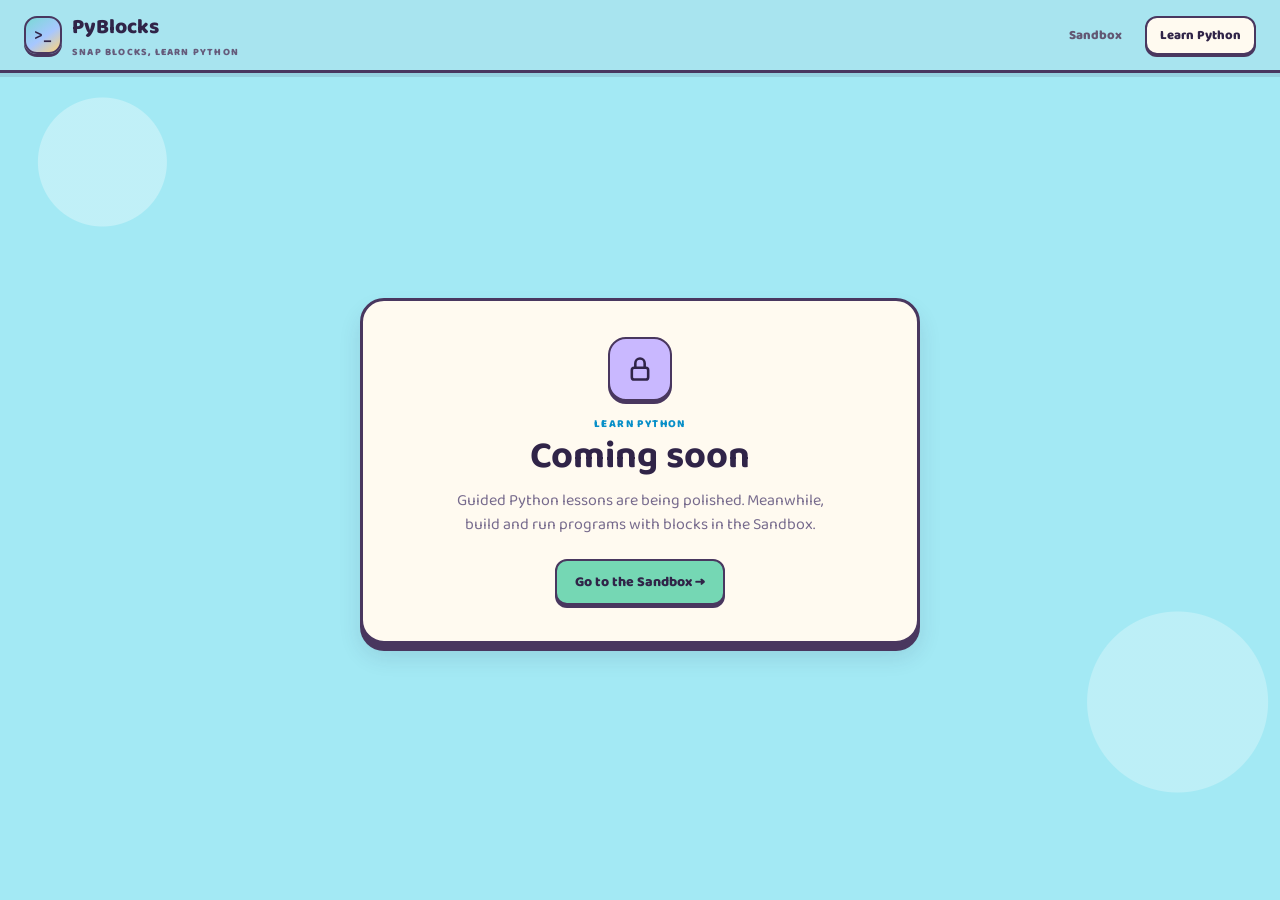
<file: site/learn.html>
<!doctype html>
<html lang="en">
<head>
  <meta charset="utf-8">
  <meta name="viewport" content="width=device-width, initial-scale=1">
  <meta name="theme-color" content="#a3e9f4">
  <title>Learn Python — PyBlocks</title>
  <link rel="preconnect" href="https://fonts.googleapis.com">
  <link rel="preconnect" href="https://fonts.gstatic.com" crossorigin>
  <link href="https://fonts.googleapis.com/css2?family=Baloo+2:wght@500;600;700;800&family=JetBrains+Mono:wght@400;500;600;700&display=swap" rel="stylesheet">
  <link rel="stylesheet" href="css/learn.css">
</head>
<body class="learn-locked"><!-- remove class="learn-locked" to unlock the lessons -->
  <header class="topbar">
    <a class="brand" href="./" aria-label="PyBlocks home">
      <span class="logo">&gt;_</span>
      <span>PyBlocks<small>snap blocks, learn python</small></span>
    </a>
    <nav class="page-nav" aria-label="Main navigation">
      <a href="./">Sandbox</a>
      <a href="learn.html" aria-current="page">Learn Python</a>
    </nav>
  </header>
  <section class="locked-screen" aria-labelledby="lockedTitle">
    <div class="locked-card">
      <div class="locked-icon" aria-hidden="true">
        <svg class="lock-icon" viewBox="0 0 24 24"><rect x="5" y="11" width="14" height="10" rx="2"/><path d="M8 11V7a4 4 0 0 1 8 0v4"/></svg>
      </div>
      <div class="eyebrow">Learn Python</div>
      <h1 id="lockedTitle">Coming soon</h1>
      <p>Guided Python lessons are being polished. Meanwhile, build and run programs with blocks in the Sandbox.</p>
      <a class="locked-cta" href="./">Go to the Sandbox →</a>
    </div>
  </section>
  <main>
    <section class="hero" aria-labelledby="pageTitle">
      <div>
        <div class="eyebrow">Python Basics · your adventure starts here</div>
        <h1 id="pageTitle">Choose your next level ✨</h1>
        <p>Learn one small idea at a time. Pass each mission to unlock the next chapter.</p>
      </div>
      <div class="stats" aria-label="Your learning stats">
        <div class="stat"><strong id="xpCount">0</strong><span>⭐ XP</span></div>
        <div class="stat"><strong id="completedCount">0/8</strong><span>🏅 levels</span></div>
      </div>
    </section>
    <section class="progress-card" aria-label="Course progress">
      <div class="progress-label"><span>Adventure progress</span><span id="progressText">0% complete</span></div>
      <div class="progress-track" role="progressbar" aria-label="Course completion" aria-valuemin="0" aria-valuemax="100" aria-valuenow="0">
        <div class="progress-fill" id="progressFill"></div>
      </div>
    </section>
    <div class="layout">
      <aside class="level-panel" aria-label="Python chapters">
        <h2 class="panel-title">🗺️ Chapter map</h2>
        <nav class="level-list" id="levelList" aria-label="Choose a chapter"></nav>
      </aside>
      <section class="lesson-panel" aria-live="polite">
        <div class="lesson-top">
          <div class="chapter-icon" id="chapterIcon" aria-hidden="true"></div>
          <div class="lesson-heading-group">
            <div class="chapter-kicker" id="chapterKicker"></div>
            <h2 id="chapterTitle"></h2>
          </div>
          <a class="sandbox-link" href="./index.html">🧪 Practice in sandbox</a>
        </div>
        <p class="lesson-description" id="chapterDescription"></p>
        <article class="theory-document" aria-labelledby="theoryTitle">
          <div class="document-label">Chapter notes</div>
          <h3 id="theoryTitle">Understand the concept</h3>
          <div class="theory-sections">
            <section class="theory-item definition">
              <h4 class="theory-label">Definition</h4>
              <p id="theoryDefinition"></p>
            </section>
            <section class="theory-item analogy">
              <h4 class="theory-label">Everyday analogy</h4>
              <p id="theoryAnalogy"></p>
            </section>
            <section class="theory-item concept-example">
              <h4 class="theory-label">Simple example</h4>
              <p id="theoryExample"></p>
            </section>
          </div>
        </article>
        <section class="example-section" aria-labelledby="exampleTitle">
          <h3 class="example-label" id="exampleTitle">Prebuilt code example</h3>
          <p class="example-note" id="exampleNote"></p>
          <div class="code-card">
            <div class="code-label">Example · Python</div>
            <pre><code id="chapterCode"></code></pre>
          </div>
          <p class="example-note" id="exampleExplanation"></p>
          <div class="output-card" aria-label="Expected program output">
            <div class="output-label">Expected output</div>
            <pre><code id="chapterOutput"></code></pre>
          </div>
        </section>
        <div class="lesson-actions">
          <button class="next-button" id="nextButton" type="button">Next level · earn 100 XP →</button>
        </div>
        <p class="storage-note" id="storageNote" role="status"></p>
      </section>
    </div>
  </main>
  <script src="js/learn.js"></script>
</body>
</html>
</file>
<file: site/css/sandbox.css>
@import url('https://fonts.googleapis.com/css2?family=Baloo+2:wght@500;600;700;800&family=JetBrains+Mono:wght@400;500;600;700&display=swap');

  :root{
    --bg-workspace: #232338;
    --bg-workspace-2: #1b1b2c;
    --panel: #2c2c46;
    --panel-light: #34345066;
    --ink: #f3f1ff;
    --ink-dim: #b8b4d6;
    --line: #3f3f5c;
    --accent-yellow: #ffce54;

    --cat-events:  #ff8a5c;
    --cat-events-d:#e06a3c;
    --cat-loops:   #ffb347;
    --cat-loops-d: #db8f27;
    --cat-logic:   #b088ff;
    --cat-logic-d: #8f5fe8;
    --cat-math:    #4fd6a8;
    --cat-math-d:  #2fb389;
    --cat-vars:    #ff6fa5;
    --cat-vars-d:  #e04a86;
    --cat-output:  #4fa8ff;
    --cat-output-d:#2f83e0;

    --code-bg: #14141f;
    --code-line: #23233a;

    --radius: 14px;
    --font-display: 'Baloo 2', sans-serif;
    --font-mono: 'JetBrains Mono', monospace;
  }

  *{box-sizing:border-box;}
  html,body{
    margin:0; padding:0; height:100%;
    font-family: var(--font-display);
    background: var(--bg-workspace-2);
    color: var(--ink);
    overflow:hidden;
  }

  /* ============ TOP BAR ============ */
  .topbar{
    height:64px;
    display:flex; align-items:center; justify-content:space-between;
    padding:0 20px;
    background: linear-gradient(180deg, #2a2a42, #24243a);
    border-bottom: 3px solid #14141f;
    position:relative;
    z-index:20;
  }
  .brand{
    display:flex; align-items:center; gap:10px;
    font-weight:800; font-size:22px; letter-spacing:0.3px;
  }
  .brand .logo{
    width:36px; height:36px; border-radius:10px;
    background: linear-gradient(135deg, var(--cat-output), var(--cat-loops));
    display:flex; align-items:center; justify-content:center;
    font-family: var(--font-mono); font-weight:700; font-size:16px;
    color:#14141f;
    transform: rotate(-6deg);
    box-shadow: 0 3px 0 rgba(0,0,0,0.25);
  }
  .brand .sub{
    font-size:11px; font-weight:600; color:var(--ink-dim);
    letter-spacing:1.5px; text-transform:uppercase;
    margin-left:2px;
  }
  .topbar-actions{ display:flex; gap:10px; align-items:center; }
  .btn{
    font-family: var(--font-display);
    font-weight:700; font-size:14px;
    border:none; border-radius:10px;
    padding:10px 18px;
    cursor:pointer;
    color:#14141f;
    box-shadow: 0 3px 0 rgba(0,0,0,0.28);
    transition: transform .08s ease, box-shadow .08s ease;
    display:flex; align-items:center; gap:7px;
  }
  .btn:active{ transform: translateY(2px); box-shadow: 0 1px 0 rgba(0,0,0,0.28); }
  .btn-run{ background: var(--cat-math); }
  .btn-run:hover{ background:#63e6bb; }
  .btn-clear{ background:#3f3f5c; color:var(--ink); }
  .btn-clear:hover{ background:#4a4a6c; }
  .btn-example{ background: var(--accent-yellow); }
  .btn-example:hover{ background:#ffd97a; }

  /* ============ MAIN LAYOUT ============ */
  .app{
    display:grid;
    grid-template-columns: 250px 1fr 400px;
    height: calc(100% - 64px);
  }
  @media (max-width: 1100px){
    .app{ grid-template-columns: 210px 1fr 340px; }
  }

  /* ============ PALETTE ============ */
  .palette{
    background: var(--bg-workspace);
    border-right: 3px solid #14141f;
    overflow-y:auto;
    padding: 14px 10px 40px;
  }
  .cat-group{ margin-bottom: 18px; }
  .cat-title{
    font-size:12px; font-weight:800; text-transform:uppercase;
    letter-spacing:1px;
    padding: 4px 8px 8px;
    display:flex; align-items:center; gap:6px;
  }
  .cat-dot{ width:10px; height:10px; border-radius:3px; display:inline-block; }

  .palette-block{
    font-family: var(--font-mono);
    font-size:13px;
    font-weight:600;
    color: #14141f;
    padding: 9px 12px;
    border-radius: 8px;
    margin-bottom: 7px;
    cursor: grab;
    user-select:none;
    -webkit-user-select:none;
    touch-action: none;
    box-shadow: 0 2px 0 rgba(0,0,0,0.25);
    display:flex; align-items:center; gap:6px;
    line-height:1.3;
    transition: transform 0.1s ease;
  }
  .palette-block:hover{ transform: translateX(2px) scale(1.02); }
  .palette-block:active{ cursor:grabbing; }
  .palette-block .ph{
    background: rgba(20,20,31,0.18);
    border-radius:4px;
    padding: 1px 6px;
    font-weight:700;
  }

  /* ============ CANVAS ============ */
  .canvas-wrap{
    position:relative;
    overflow:auto;
    background:
      radial-gradient(circle, #2c2c46 1.5px, transparent 1.5px);
    background-size: 22px 22px;
    background-color: var(--bg-workspace);
  }
  .canvas{
    min-height:100%;
    min-width:100%;
    position:relative;
    padding: 24px;
  }
  .empty-hint{
    position:absolute; top:50%; left:50%;
    transform:translate(-50%,-50%);
    text-align:center;
    color: var(--ink-dim);
    pointer-events:none;
    width:min(360px, 80vw);
  }
  .empty-hint .big{ font-size:19px; font-weight:800; color:#8d89b5; margin-bottom:8px;}
  .empty-hint .arrow{ font-size:34px; margin-bottom:6px; }

  .script-stack{
    position:relative;
    display:inline-flex;
    flex-direction:column;
    min-width:220px;
  }

  /* ============ BLOCKS ON CANVAS ============ */
  .block{
    font-family: var(--font-mono);
    font-size:13.5px;
    font-weight:600;
    color:#14141f;
    border-radius:8px;
    padding: 10px 12px;
    margin-bottom:3px;
    cursor:grab;
    position:relative;
    box-shadow: 0 3px 0 rgba(0,0,0,0.28);
    display:flex; align-items:center; flex-wrap:wrap; gap:6px;
    min-width:180px;
  }
  .block.dragging{ opacity:0.35; }
  .block{ user-select:none; -webkit-user-select:none; -webkit-touch-callout:none; }
  .palette-block{ -webkit-touch-callout:none; }
  .block-body{ display:flex; align-items:center; flex-wrap:wrap; gap:6px;}
  .block .del{
    margin-left:auto;
    width:20px; height:20px;
    border-radius:50%;
    background:rgba(20,20,31,0.22);
    display:flex; align-items:center; justify-content:center;
    font-weight:800; font-size:12px;
    cursor:pointer;
    flex-shrink:0;
  }
  .block .del:hover{ background:rgba(20,20,31,0.4); }

  .block-input{
    font-family: var(--font-mono);
    font-weight:700;
    border:none;
    border-radius:5px;
    padding: 3px 7px;
    background: rgba(255,255,255,0.55);
    color:#14141f;
    min-width:36px;
    max-width: 180px;
  }
  .block-input:focus{ outline: 2px solid #14141f; background:#fff; }
  .block-select{
    font-family: var(--font-mono);
    font-weight:700;
    border:none;
    border-radius:5px;
    padding: 3px 5px;
    background: rgba(255,255,255,0.55);
    color:#14141f;
  }

  .c-events{ background: var(--cat-events); }
  .c-loops{ background: var(--cat-loops); }
  .c-logic{ background: var(--cat-logic); }
  .c-math{ background: var(--cat-math); }
  .c-vars{ background: var(--cat-vars); }
  .c-output{ background: var(--cat-output); }

  /* nested body for loops/if */
  .nest{
    margin: 4px 0 4px 18px;
    padding: 8px 0 8px 12px;
    border-left: 4px dashed rgba(20,20,31,0.35);
    min-height: 42px;
    width: calc(100% - 18px);
    display:flex;
    flex-direction:column;
  }
  .nest-drop{
    border-radius:8px;
    min-height:38px;
    display:flex;
    align-items:center;
    justify-content:center;
    color: rgba(20,20,31,0.55);
    font-size:11px;
    font-weight:700;
    border: 2px dashed rgba(20,20,31,0.28);
    padding: 8px;
  }
  .drop-indicator{
    height:6px;
    width:100%;
    background: var(--accent-yellow);
    border-radius:4px;
    margin: 2px 0;
  }

  /* ============ CODE PANEL ============ */
  .code-panel{
    background: var(--code-bg);
    border-left: 3px solid #14141f;
    display:flex; flex-direction:column;
    overflow:hidden;
  }
  .code-header{
    padding: 12px 16px;
    border-bottom: 2px solid var(--code-line);
    display:flex; align-items:center; justify-content:space-between;
    background: #191926;
  }
  .code-header .title{
    font-weight:800; font-size:14px;
    display:flex; align-items:center; gap:8px;
  }
  .dot-row{ display:flex; gap:5px; }
  .dot-row span{ width:9px; height:9px; border-radius:50%; display:block;}
  .dot-r{background:#ff6159;} .dot-y{background:#ffbd2e;} .dot-g{background:#28c840;}

  .code-body{
    flex:1;
    overflow-y:auto;
    padding: 16px;
    font-family: var(--font-mono);
    font-size:13.5px;
    line-height:1.65;
    white-space:pre;
    counter-reset: line;
  }
  .code-line{
    display:flex;
    min-height:1.65em;
    border-radius:4px;
    padding: 0 4px;
    transition: background .3s ease;
  }
  .code-line.flash{ background: rgba(255,206,84,0.22); }
  .code-line .ln{
    color:#4a4a68; width:26px; flex-shrink:0; user-select:none; text-align:right; margin-right:12px;
  }
  .code-line .content{ white-space:pre; }
  .kw{ color:#c792ea; } .fn{ color:#82aaff; } .str{ color:#c3e88d; } .num{ color:#f78c6c; } .cm{ color:#5c6370; font-style:italic;} .vn{ color:#ffcb6b; }

  .console{
    border-top: 2px solid var(--code-line);
    background:#0e0e18;
    max-height: 40%;
    min-height:120px;
    display:flex; flex-direction:column;
  }
  .console-header{
    padding:10px 16px 6px;
    font-size:12px; font-weight:800; text-transform:uppercase;
    letter-spacing:1px; color:var(--ink-dim);
    display:flex; justify-content:space-between; align-items:center;
  }
  .console-header .clear-console{
    cursor:pointer; color:#6e6a94; font-weight:700; font-size:11px;
  }
  .console-header .clear-console:hover{ color:var(--ink); }
  .console-body{
    flex:1; overflow-y:auto;
    padding: 4px 16px 14px;
    font-family: var(--font-mono);
    font-size:13px;
    color:#a8e6c1;
    line-height:1.6;
  }
  .console-body .err{ color:#ff8a8a; }
  .console-body .hint{ color:#6e6a94; font-style:italic; }

  /* ============ SCROLLBARS ============ */
  ::-webkit-scrollbar{ width:10px; height:10px; }
  ::-webkit-scrollbar-track{ background:transparent; }
  ::-webkit-scrollbar-thumb{ background:#3f3f5c; border-radius:6px; }
  ::-webkit-scrollbar-thumb:hover{ background:#4f4f70; }

  .drag-ghost{
    position: fixed;
    z-index: 999;
    pointer-events: none;
    opacity: 0.9;
    transform: rotate(-2deg) scale(1.03);
    box-shadow: 0 10px 24px rgba(0,0,0,0.45) !important;
    margin: 0 !important;
  }
  .zone-active.drop-indicator{
    background: var(--accent-yellow) !important;
    height: 14px !important;
    opacity: 1 !important;
  }
  .zone-active.nest-drop{
    background: rgba(255,206,84,0.18) !important;
    border-color: var(--accent-yellow) !important;
    color: var(--accent-yellow) !important;
  }

  /* ============ PAPER WHITEBOARD THEME ============ */
  :root{
    --bg-workspace: #fffefa;
    --bg-workspace-2: #f3f5f8;
    --panel: #ffffff;
    --panel-light: #f7f8fb;
    --ink: #263445;
    --ink-dim: #788596;
    --line: #e4e8ee;
    --accent-yellow: #f5bb45;

    --cat-events: #ffd2bd;
    --cat-events-d: #e9a98c;
    --cat-loops: #ffe3a3;
    --cat-loops-d: #e7c56e;
    --cat-logic: #dfd2ff;
    --cat-logic-d: #bca7ed;
    --cat-math: #bcebd9;
    --cat-math-d: #8bd1b4;
    --cat-vars: #ffd0df;
    --cat-vars-d: #e7a5bc;
    --cat-output: #c9e2ff;
    --cat-output-d: #9dc5ef;

    --code-bg: #ffffff;
    --code-line: #edf0f4;
    --radius: 16px;
  }

  html,body{
    background:var(--bg-workspace-2);
    color:var(--ink);
  }
  .topbar{
    height:68px;
    padding:0 24px;
    background:rgba(255,255,255,.94);
    border-bottom:1px solid var(--line);
    box-shadow:0 2px 10px rgba(40,55,75,.04);
  }
  .brand{font-size:21px;}
  .brand .logo{
    border-radius:12px;
    background:linear-gradient(145deg,#9cccf5,#f5cf7a);
    color:#233448;
    box-shadow:0 3px 8px rgba(67,100,140,.16);
  }
  .brand .sub{color:#8a96a5;}
  .topbar-actions{gap:8px;}
  .btn{
    min-height:40px;
    border-radius:11px;
    padding:9px 15px;
    box-shadow:0 2px 4px rgba(42,57,76,.1);
  }
  .btn-run{background:#a9e3c9;color:#203b33;}
  .btn-run:hover{background:#94d9b8;}
  .btn-clear{
    background:#f0f2f5;
    color:#647184;
    box-shadow:none;
  }
  .btn-clear:hover{background:#e5e9ef;}
  .btn-example{background:#ffe5a7;color:#584521;}
  .btn-example:hover{background:#ffdc8a;}

  .app{
    height:calc(100% - 68px);
    grid-template-columns:244px minmax(300px,1fr) 370px;
    gap:12px;
    padding:12px;
  }
  .palette,.canvas-wrap,.code-panel{
    min-width:0;
    border:1px solid var(--line);
    border-radius:var(--radius);
    box-shadow:0 4px 18px rgba(39,55,75,.055);
  }
  .palette{
    background:#fff;
    padding:16px 12px 28px;
  }
  .cat-group{margin-bottom:20px;}
  .cat-title{
    color:#536174 !important;
    font-size:11px;
    letter-spacing:1.15px;
    padding:4px 8px 9px;
  }
  .cat-dot{border-radius:50%;}
  .palette-block{
    color:#354255;
    border:1px solid rgba(54,69,90,.07);
    border-radius:10px;
    padding:9px 10px;
    margin-bottom:7px;
    box-shadow:0 2px 3px rgba(44,59,78,.07);
  }
  .palette-block:hover{
    transform:translateY(-1px);
    box-shadow:0 4px 9px rgba(44,59,78,.12);
  }
  .palette-block .ph{background:rgba(255,255,255,.58);}

  .canvas-wrap{
    background-color:#fffefa;
    background-image:radial-gradient(circle,#d9e0e9 1.15px,transparent 1.25px);
    background-size:24px 24px;
    border-color:#e4e7ec;
  }
  .canvas{padding:30px;}
  .empty-hint{color:#8b96a5;}
  .empty-hint .big{color:#546477;}
  .empty-hint .arrow{color:#9eacbb;}
  .block{
    color:#334255;
    border:1px solid rgba(54,69,90,.08);
    border-radius:10px;
    padding:10px 12px;
    box-shadow:0 3px 7px rgba(45,59,77,.12);
  }
  .block:hover{box-shadow:0 5px 12px rgba(45,59,77,.17);}
  .block-input,.block-select{
    background:rgba(255,255,255,.72);
    color:#273649;
    box-shadow:inset 0 0 0 1px rgba(46,63,84,.08);
  }
  .block-input:focus{
    outline:2px solid rgba(75,125,179,.45);
    background:#fff;
  }
  .block .del{background:rgba(45,60,78,.1);}
  .block .del:hover{background:rgba(45,60,78,.2);}
  .nest{
    border-left-color:rgba(68,87,111,.3);
  }
  .nest-drop{
    color:#8290a1;
    border-color:#cbd4df;
  }
  .drop-indicator,.zone-active.drop-indicator{
    background:#f2c65f !important;
  }
  .zone-active.nest-drop{
    background:rgba(242,198,95,.2) !important;
    border-color:#d7ad45 !important;
    color:#7e652d !important;
  }
  .code-panel{
    background:#fff;
    border-left:1px solid var(--line);
    color:#334255;
  }
  .code-header{
    min-height:48px;
    padding:12px 16px;
    border-bottom:1px solid var(--code-line);
    background:#fff;
  }
  .code-header .title{color:#455468;}
  .dot-row{display:none;}
  .code-body{color:#354255;}
  .code-line .ln{color:#a5afbb;}
  .code-line.flash{background:rgba(245,187,69,.19);}
  .kw{color:#8b63bd;}
  .fn{color:#3976b8;}
  .str{color:#43815f;}
  .num{color:#c56b45;}
  .cm{color:#8b96a3;}
  .vn{color:#a06b2c;}
  .console{
    border-top:1px solid var(--code-line);
    background:#fbfcfd;
  }
  .console-header{color:#667487;}
  .console-header .clear-console{color:#8793a2;}
  .console-header .clear-console:hover{color:#334255;}
  .console-body{color:#397354;}
  .console-body .err{color:#c35353;}
  .console-body .hint{color:#98a3b0;}
  ::-webkit-scrollbar-thumb{background:#d6dce4;}
  ::-webkit-scrollbar-thumb:hover{background:#bcc6d2;}
  .drag-ghost{
    box-shadow:0 12px 28px rgba(42,57,76,.22) !important;
  }

  @media (min-width:821px) and (max-width:1100px){
    .app{grid-template-columns:210px minmax(280px,1fr) 210px;}
  }
  @media (max-width:820px){
    html,body{height:auto;min-height:100%;overflow:auto;}
    .topbar{height:auto;min-height:66px;padding:10px 14px;gap:12px;}
    .brand{font-size:18px;}
    .brand .sub{font-size:9px;letter-spacing:1px;}
    .topbar-actions{gap:6px;}
    .btn{font-size:12px;padding:8px 10px;}
    .app{
      height:auto;
      min-height:calc(100vh - 66px);
      grid-template-columns:minmax(0,1fr);
      grid-template-rows:auto minmax(340px,52vh) 420px;
      gap:10px;
      padding:10px;
    }
    .palette{
      display:flex;
      gap:18px;
      overflow-x:auto;
      overflow-y:hidden;
      padding:12px;
    }
    .cat-group{min-width:170px;margin:0;}
    .canvas-wrap{min-height:340px;}
    .code-panel{min-height:420px;}
  }
  @media (max-width:520px){
    .topbar{align-items:flex-start;flex-direction:column;}
    .topbar-actions{width:100%;display:grid;grid-template-columns:1fr 1fr 1fr;}
    .btn{justify-content:center;padding:8px 5px;font-size:11px;}
    .app{min-height:calc(100vh - 118px);grid-template-rows:180px 360px 390px;}
    .palette{min-height:0;}
    .cat-group{min-width:154px;}
    .canvas{padding:18px;}
    .empty-hint{width:min(300px,85vw);}
    .block{font-size:12px;}
  }

  /* ============ PLAYFUL STORYBOOK WHITEBOARD ============ */
  :root{
    --bg-workspace:#fffaf0;
    --bg-workspace-2:#9cdeeb;
    --panel:#fffaf0;
    --panel-light:#f6f1e8;
    --ink:#302448;
    --ink-dim:#776b8d;
    --line:#35264f;
    --accent-yellow:#ffc65e;

    --cat-events:#ffc3a5;
    --cat-events-d:#f39a77;
    --cat-loops:#ffda79;
    --cat-loops-d:#e8b94f;
    --cat-logic:#c8b7ff;
    --cat-logic-d:#a18ae8;
    --cat-math:#a8e5c7;
    --cat-math-d:#78c99e;
    --cat-vars:#ffb8cb;
    --cat-vars-d:#e78da8;
    --cat-output:#a8dcf5;
    --cat-output-d:#79bddd;

    --code-bg:#fffdf8;
    --code-line:#eee5d7;
    --radius:22px;
  }
  html,body{
    background-color:#9cdeeb;
    background-image:
      radial-gradient(circle at 8% 18%,rgba(255,255,255,.32) 0 64px,transparent 65px),
      radial-gradient(circle at 92% 78%,rgba(255,255,255,.28) 0 90px,transparent 91px);
    color:var(--ink);
  }
  .topbar{
    height:72px;
    padding:0 24px;
    background:#a8e4ef;
    border-bottom:3px solid #35264f;
    box-shadow:0 4px 0 rgba(53,38,79,.12);
  }
  .page-nav{display:flex;align-items:center;gap:8px;margin-left:auto;margin-right:16px;}
  .page-nav a{
    display:inline-flex;align-items:center;gap:7px;
    padding:8px 13px;border:2px solid transparent;border-radius:12px;
    color:#625773;text-decoration:none;font-size:13px;font-weight:800;
  }
  .page-nav a[aria-current="page"]{
    border-color:#49375f;background:#fff8e9;color:#302448;
    box-shadow:0 2px 0 #49375f;
  }
  .page-nav .nav-badge{
    padding:2px 7px;border-radius:999px;background:#d9f4e7;
    color:#276b52;font-size:10px;
  }
  .brand{font-size:22px;color:#33234e;}
  .brand .logo{
    border:2px solid #35264f;
    border-radius:13px;
    background:linear-gradient(145deg,#79d9d5 0%,#a7c7ff 55%,#ffd477 100%);
    color:#35264f;
    box-shadow:0 3px 0 #35264f;
  }
  .brand .sub{color:#655b7b;}
  .btn{
    border:2px solid #35264f;
    border-radius:14px;
    box-shadow:0 4px 0 #35264f;
    transition:transform .1s ease,box-shadow .1s ease,filter .1s ease;
  }
  .btn:hover{filter:brightness(1.035);transform:translateY(-1px);}
  .btn:active{
    transform:translateY(3px);
    box-shadow:0 1px 0 #35264f;
  }
  .btn-run{background:#75d7b4;color:#26364b;}
  .btn-run:hover{background:#75d7b4;}
  .btn-clear{background:#c9b8ff;color:#35264f;}
  .btn-clear:hover{background:#c9b8ff;}
  .btn-example{background:#ffc966;color:#49354b;}
  .btn-example:hover{background:#ffc966;}

  .app{
    height:calc(100% - 72px);
    grid-template-columns:250px minmax(300px,1fr) 250px;
    gap:14px;
    padding:14px;
  }
  .palette,.canvas-wrap,.code-panel{
    border:3px solid #35264f;
    border-radius:22px;
    box-shadow:0 7px 0 #35264f,0 13px 22px rgba(43,39,73,.16);
  }
  .palette{
    background:#fffaf0;
    padding:16px 12px 30px;
  }
  .cat-group{margin-bottom:20px;}
  .cat-title{
    color:#49375f !important;
    font-size:11px;
    font-weight:800;
    letter-spacing:1.2px;
  }
  .cat-dot{border:1px solid rgba(53,38,79,.2);}
  .palette-block{
    color:#34274b;
    border:2px solid rgba(53,38,79,.7);
    border-radius:12px;
    box-shadow:0 3px 0 rgba(53,38,79,.65);
    transition:transform .12s ease,box-shadow .12s ease;
  }
  .palette-block:hover{
    transform:translateY(-2px) rotate(-.4deg);
    box-shadow:0 5px 0 rgba(53,38,79,.65);
  }
  .palette-block:active{transform:translateY(1px);}
  .palette-block .ph{
    background:rgba(255,255,255,.62);
    border:1px solid rgba(53,38,79,.12);
    border-radius:6px;
  }
  .canvas-wrap{
    background-color:#fffaf0;
    background-image:radial-gradient(circle,#dfd9cf 1.2px,transparent 1.3px);
    background-size:24px 24px;
  }
  .canvas{padding:28px;}
  .empty-hint{color:#81768f;}
  .empty-hint .big{color:#514365;}
  .empty-hint .arrow{color:#927eb4;}
  .block{
    color:#34274b;
    border:2px solid rgba(53,38,79,.72);
    border-radius:12px;
    box-shadow:0 4px 0 rgba(53,38,79,.68),0 6px 12px rgba(50,36,72,.1);
    transition:box-shadow .12s ease,transform .12s ease;
  }
  .block:hover{
    transform:translateY(-1px);
    box-shadow:0 5px 0 rgba(53,38,79,.68),0 8px 14px rgba(50,36,72,.13);
  }
  .block-input,.block-select{
    color:#302448;
    background:rgba(255,253,248,.86);
    box-shadow:inset 0 0 0 1px rgba(53,38,79,.12);
  }
  .block-input:focus{
    outline:2px solid #735bb1;
    background:#fff;
  }
  .block .del{
    color:#fffaf0;
    background:#75658d;
  }
  .block .del:hover{background:#59456f;}
  .nest{border-left-color:rgba(53,38,79,.38);}
  .nest-drop{
    color:#81768f;
    border-color:#b8abc9;
    border-radius:12px;
  }
  .drop-indicator,.zone-active.drop-indicator{
    background:#ffc65e !important;
  }
  .zone-active.nest-drop{
    background:rgba(255,198,94,.22) !important;
    border-color:#d6a440 !important;
    color:#705326 !important;
  }
  .code-panel{
    background:#fffdf8;
    border-left:3px solid #35264f;
  }
  .code-header{
    min-height:48px;
    background:#fff5df;
    border-bottom:2px solid #eee5d7;
  }
  .code-header .title{color:#49375f;}
  .dot-row{display:none;}
  .code-body{color:#34274b;}
  .code-line .ln{color:#aaa0b2;}
  .code-line.flash{background:rgba(255,198,94,.24);}
  .kw{color:#855ac0;}
  .fn{color:#347eae;}
  .str{color:#42855d;}
  .num{color:#c76849;}
  .cm{color:#92879a;}
  .vn{color:#a46c27;}
  .console{
    border-top:2px solid #eee5d7;
    background:#f8f4ec;
  }
  .console-header{color:#655879;}
  .console-header .clear-console{color:#8e7c9f;}
  .console-header .clear-console:hover{color:#35264f;}
  .console-body{color:#397354;}
  .console-body .err{color:#c35353;}
  .console-body .hint{color:#968ba0;}
  ::-webkit-scrollbar-thumb{
    background:#c7bfd0;
    border:2px solid transparent;
    background-clip:padding-box;
  }
  ::-webkit-scrollbar-thumb:hover{background-color:#a89bb8;}
  .drag-ghost{
    box-shadow:0 8px 0 #35264f,0 14px 28px rgba(43,39,73,.24) !important;
  }
  @media (min-width:821px) and (max-width:1100px){
    .app{grid-template-columns:210px minmax(280px,1fr) 210px;}
  }
  @media (max-width:820px){
    .topbar{height:auto;min-height:66px;}
    .app{
      height:auto;
      min-height:calc(100vh - 66px);
      grid-template-columns:minmax(0,1fr);
      grid-template-rows:auto minmax(340px,52vh) 420px;
      gap:10px;
      padding:10px;
    }
    .palette,.canvas-wrap,.code-panel{border-width:3px;}
  }
  @media (max-width:520px){
    .topbar{min-height:118px;}
    .app{min-height:calc(100vh - 118px);}
    .btn{font-size:11px;}
  }

  /* ============ BRIGHT GAME-WORLD THEME ============ */
  :root{
    --bg-workspace:#fff8e9;
    --bg-workspace-2:#91e2f2;
    --panel:#fff8e9;
    --panel-light:#fff0d3;
    --ink:#302448;
    --ink-dim:#716783;
    --line:#35264f;
    --accent-yellow:#ffb21f;

    --cat-events:#ff9367;
    --cat-events-d:#df6744;
    --cat-loops:#ffad18;
    --cat-loops-d:#e27b06;
    --cat-logic:#ab89f5;
    --cat-logic-d:#8062d2;
    --cat-math:#45ca80;
    --cat-math-d:#239d5d;
    --cat-vars:#41c982;
    --cat-vars-d:#219858;
    --cat-output:#10b9ef;
    --cat-output-d:#078fc8;

    --code-bg:#fffdf7;
    --code-line:#eee3d2;
  }
  html,body{
    background-color:#91e2f2;
    background-image:
      radial-gradient(circle at 8% 18%,rgba(255,255,255,.38) 0 62px,transparent 63px),
      radial-gradient(circle at 92% 78%,rgba(255,255,255,.3) 0 88px,transparent 89px);
  }
  .topbar{
    background:#a3e9f4;
    border-bottom:3px solid #35264f;
  }
  .brand .logo{
    background:linear-gradient(145deg,#08b8ed 0 52%,#ffb32a 53% 100%);
    color:white;
  }
  .btn-run{background:#35c979;color:#173c36;}
  .btn-run:hover{background:#35c979;}
  .btn-clear{background:#11b9ee;color:#fff;}
  .btn-clear:hover{background:#11b9ee;}
  .btn-example{background:#ffad18;color:#4b3210;}
  .btn-example:hover{background:#ffad18;}
  .palette,.code-panel{background:#fff8e9;}
  .cat-title{color:#49375f !important;}
  .palette-block,.block{
    color:#302448;
    border-color:#49375f;
  }
  .palette-block{box-shadow:0 3px 0 #49375f;}
  .palette-block:hover{box-shadow:0 5px 0 #49375f;}
  .block{box-shadow:0 4px 0 #49375f,0 6px 12px rgba(50,36,72,.1);}
  .block:hover{box-shadow:0 5px 0 #49375f,0 8px 14px rgba(50,36,72,.13);}
  .c-output{background:var(--cat-output);}
  .c-vars{background:var(--cat-vars);}
  .c-loops{background:var(--cat-loops);}
  .c-logic{background:var(--cat-logic);}
  .c-math{background:#ffd35d;}
  .c-events{background:var(--cat-events);}
  .block-input,.block-select{
    background:#fffdf8;
    color:#302448;
  }
  .block .del{background:#74628d;color:#fff;}
  .block .del:hover{background:#514064;}
  .canvas-wrap{
    background-color:#fff8e9;
    background-image:
      radial-gradient(circle at 82% 12%,rgba(255,255,255,.85) 0 30px,transparent 31px),
      radial-gradient(ellipse at 5% 100%,rgba(79,202,128,.15) 0 21%,transparent 21.5%),
      radial-gradient(ellipse at 92% 100%,rgba(79,202,128,.18) 0 28%,transparent 28.5%),
      radial-gradient(circle,#ded6ca 1.15px,transparent 1.25px);
    background-size:auto,auto,auto,24px 24px;
  }
  .empty-hint .big{color:#514365;}
  .empty-hint .arrow{color:#10aeda;}
  .code-header{background:#fff0d3;}
  .console{background:#fff8e9;}
  .code-header .code-actions{display:flex;align-items:center;gap:8px;}
  .code-status{font-size:11px;font-weight:600;color:#716783;}
  .code-status.error{color:#bd4d43;}
  .code-apply{
    border:2px solid #49375f;
    border-radius:9px;
    padding:5px 10px;
    background:#35c979;
    color:#173c36;
    box-shadow:0 2px 0 #49375f;
    font:700 11px var(--font-display);
    cursor:pointer;
  }
  .code-apply:active{transform:translateY(2px);box-shadow:none;}
  .code-editor{
    display:block;
    width:100%;
    min-height:0;
    border:0;
    outline:0;
    resize:none;
    background:transparent;
    color:#34274b;
    tab-size:4;
  }
  .code-editor:focus{box-shadow:inset 0 0 0 2px rgba(16,185,239,.22);}
  .nest{border-left-color:rgba(53,38,79,.38);}
  .nest-drop{border-color:#b8abc9;color:#81768f;}
  .zone-active.nest-drop{
    background:rgba(255,178,31,.2) !important;
    border-color:#dc9415 !important;
    color:#705326 !important;
  }
  .c-types{background:#75d7b4;}
  @media (min-width:821px){
    body{display:flex;flex-direction:column;}
    .topbar{flex:0 0 auto;}
    .app{
      flex:1 1 auto;
      min-height:0;
      height:auto;
      grid-template-columns:250px minmax(0,1fr) minmax(0,1fr);
    }
  }
  @media (min-width:821px) and (max-width:1100px){
    .app{grid-template-columns:210px minmax(0,1fr) minmax(0,1fr);}
  }
  @media (max-width:820px){
    body{display:block;}
    .topbar{flex-wrap:wrap;}
    .page-nav{margin-left:auto;margin-right:0;}
    .app{min-height:calc(100vh - 140px);}
  }
  @media (max-width:520px){
    .topbar{align-items:center;}
    .page-nav{order:3;width:100%;margin:0;justify-content:center;}
    .page-nav a{padding:6px 10px;}
  }

  /* ============ CODE ERRORS (Python-style report in the console) ============ */
  .py-error{
    margin-top:4px;
    padding:8px 0 8px 12px;
    border-left:3px solid #c35353;
    color:#34274b;
    font-family:var(--font-mono);
    font-size:12.5px;
    line-height:1.55;
    font-variant-ligatures:none;
  }
  .py-error-trace{
    margin:0;
    overflow-x:auto;
    white-space:pre;
    color:#6c5f7d;
    font:inherit;
  }
  .py-error-caret{color:#c35353;font-weight:700;}
  .py-error-title{margin-top:2px;overflow-wrap:anywhere;}
  .py-error-type{color:#c35353;font-weight:700;}
  .py-error-hint{
    margin-top:10px;
    color:#4a3d5e;
    font:600 13px/1.45 var(--font-display);
  }
  .py-error-hint code{
    padding:1px 5px;
    border-radius:4px;
    background:#f3e9d6;
    color:#34274b;
    font:600 12px var(--font-mono);
    font-variant-ligatures:none;
  }
  .py-error-label{
    display:inline-block;
    margin-right:8px;
    color:#8a6a1f;
    font:800 10px var(--font-display);
    letter-spacing:.08em;
    text-transform:uppercase;
  }
  .py-error-fix{
    display:flex;
    flex-wrap:wrap;
    align-items:center;
    gap:8px;
    margin-top:8px;
  }
  .py-error-fix code{
    max-width:100%;
    overflow-x:auto;
    padding:4px 8px;
    border:1px solid #eadfcc;
    border-radius:6px;
    background:#fffdf8;
    color:#2f6b4b;
    font:inherit;
    white-space:pre;
  }
  .py-error-fix .code-apply:disabled{opacity:.5;cursor:default;}

  /* ============ LOCKED NAV ITEM (Learn Python: coming soon) ============ */
  .page-nav .nav-locked{
    display:inline-flex;align-items:center;gap:7px;
    padding:8px 13px;border:2px solid transparent;border-radius:12px;
    color:#8a7f9a;font-size:13px;font-weight:800;
    cursor:not-allowed;user-select:none;
  }
  .page-nav .nav-locked .lock-icon{
    width:14px;height:14px;fill:none;stroke:currentColor;
    stroke-width:2.4;stroke-linecap:round;stroke-linejoin:round;
  }
  .page-nav .nav-badge-soon{background:#ece5f6;color:#6a5a82;}
  @media (max-width:520px){
    .page-nav .nav-locked{padding:6px 10px;}
  }

  /* ============ PHONES & TOUCH ============ */
  .hint-touch{display:none;}
  .block{touch-action:none;}             /* mouse/pen: drag immediately */
  .block.just-added{animation:block-added .9s ease;}
  @keyframes block-added{
    0%{transform:scale(.9);filter:brightness(1.15);}
    45%{transform:scale(1.03);}
    100%{transform:none;filter:none;}
  }
  .toast{
    position:fixed;left:50%;bottom:24px;z-index:60;
    max-width:min(420px,calc(100vw - 32px));
    padding:9px 14px;border:2px solid #35264f;border-radius:12px;
    background:#fff8e9;color:#302448;box-shadow:0 3px 0 #35264f;
    font:700 13px/1.35 var(--font-display);text-align:center;
    opacity:0;transform:translate(-50%,8px);pointer-events:none;
    transition:opacity .18s ease,transform .18s ease;
  }
  .toast.show{opacity:1;transform:translate(-50%,0);}

  @media (max-width:820px){
    /* Header: brand + nav on one compact row */
    .topbar{
      height:auto;min-height:0;padding:8px 12px;gap:8px;
      flex-direction:row;flex-wrap:nowrap;align-items:center;
    }
    .brand{font-size:18px;gap:8px;}
    .brand .logo{width:32px;height:32px;font-size:14px;}
    .brand .sub{display:none;}
    .page-nav{order:0;width:auto;margin:0 0 0 auto;gap:2px;justify-content:flex-end;}
    .page-nav a,.page-nav .nav-locked{padding:6px 9px;}
    .page-nav .nav-locked{white-space:nowrap;}
    /* Delete button pinned top-right so it never wraps onto its own line */
    .block > .block-body{padding-right:36px;}
    .block > .del{position:absolute;top:7px;right:7px;margin:0;}

    /* Actions: a bottom bar within thumb reach */
    .topbar-actions{
      position:fixed;left:0;right:0;bottom:0;z-index:50;
      display:grid;grid-template-columns:1fr 1fr 1.35fr;gap:8px;width:auto;
      padding:10px 12px calc(10px + env(safe-area-inset-bottom));
      background:#a8e4ef;border-top:3px solid #35264f;
      box-shadow:0 -4px 0 rgba(53,38,79,.12);
    }
    .topbar-actions .btn{justify-content:center;min-height:46px;padding:8px 6px;font-size:14px;}
    .btn-long{display:none;}
    body{padding-bottom:calc(78px + env(safe-area-inset-bottom));}
    .toast{bottom:calc(88px + env(safe-area-inset-bottom));}

    /* Panels stack and grow with their content, so the page is the only scroller */
    .app{min-height:0;grid-template-rows:auto auto auto;gap:10px;padding:10px;}
    .palette{
      gap:14px;padding:12px;
      scroll-snap-type:x proximity;overscroll-behavior-x:contain;
    }
    .cat-group{flex:0 0 auto;min-width:0;scroll-snap-align:start;}
    .palette-block{touch-action:pan-x;white-space:nowrap;}
    .canvas-wrap{height:auto;min-height:260px;overflow-x:auto;overflow-y:hidden;}
    .canvas{min-height:260px;padding:16px;}
    .script-stack{display:flex;width:100%;min-width:0;}
    .block{min-width:0;}
    .block-body{min-width:0;max-width:100%;}
    .nest{margin-left:10px;padding-left:8px;width:calc(100% - 10px);}
    .nest > .block{align-self:stretch;}
    .block-input{max-width:100%;}
    .empty-hint .arrow{transform:rotate(90deg);}
    .hint-wide{display:none;}
    .hint-touch{display:block;}
    .code-panel{height:auto;min-height:0;}
    .code-editor{min-height:180px;max-height:55vh;field-sizing:content;overflow:auto;white-space:pre;}
    .console{max-height:none;min-height:150px;scroll-margin-bottom:calc(92px + env(safe-area-inset-bottom));}
    .console-body{max-height:45vh;}
  }
  @media (max-width:520px){
    .page-nav .nav-badge-soon{display:none;}
  }
  @media (max-width:380px){
    .brand{font-size:16px;}
    .topbar-actions .btn{font-size:13px;}
  }

  /* Touch screens: bigger targets, and let swipes scroll the page */
  @media (pointer:coarse){
    .block{touch-action:manipulation;}
    .block.press-hold{transform:scale(.97);transition:transform .3s ease;}
    .block .del{width:30px;height:30px;font-size:16px;}
    .code-apply{min-height:36px;padding:6px 14px;font-size:12px;}
    .clear-console{padding:6px 4px;}
  }
  @media (pointer:coarse) and (min-width:821px){
    .palette-block{touch-action:pan-y;}
  }
  /* iOS zooms into fields smaller than 16px when they are focused */
  @supports (-webkit-touch-callout:none){
    @media (pointer:coarse){
      .block-input,.block-select,.code-editor{font-size:16px;}
    }
  }
  @media (prefers-reduced-motion:reduce){
    .block.just-added{animation:none;}
    .toast{transition:none;}
  }
</file>
<file: site/css/learn.css>
:root{
      color-scheme:light;
      --ink:#302448;--muted:#776b8d;--line:#49375f;--paper:#fffaf0;
      --sky:#a3e9f4;--green:#75d7b4;--yellow:#ffc966;--purple:#c9b8ff;
      --display:"Baloo 2",sans-serif;--mono:"JetBrains Mono",monospace;
    }
    *{box-sizing:border-box}
    body{
      margin:0;min-height:100vh;color:var(--ink);font-family:var(--display);
      background-color:var(--sky);
      background-image:radial-gradient(circle at 8% 18%,rgba(255,255,255,.32) 0 64px,transparent 65px),
        radial-gradient(circle at 92% 78%,rgba(255,255,255,.28) 0 90px,transparent 91px);
    }
    a{color:inherit}
    .topbar{
      min-height:72px;padding:10px 24px;display:flex;align-items:center;gap:24px;
      background:#a8e4ef;border-bottom:3px solid var(--line);box-shadow:0 4px 0 rgba(53,38,79,.12);
    }
    .brand{display:flex;align-items:center;gap:10px;font-size:21px;font-weight:800;text-decoration:none}
    .logo{
      width:38px;height:38px;display:grid;place-items:center;border:2px solid var(--line);
      border-radius:13px;background:linear-gradient(145deg,#79d9d5,#a7c7ff 55%,#ffd477);
      box-shadow:0 3px 0 var(--line);font:700 15px var(--mono)
    }
    .brand small{display:block;color:#655b7b;font-size:10px;letter-spacing:1.2px;text-transform:uppercase}
    .page-nav{display:flex;gap:8px;margin-left:auto}
    .page-nav a{
      padding:7px 13px;border:2px solid transparent;border-radius:12px;
      color:#625773;font-size:13px;font-weight:800;text-decoration:none
    }
    .page-nav a[aria-current=page]{border-color:var(--line);background:var(--paper);color:var(--ink);box-shadow:0 2px 0 var(--line)}
    main{width:min(1120px,calc(100% - 32px));margin:28px auto 60px}
    .hero{
      display:flex;justify-content:space-between;align-items:center;gap:24px;padding:24px 28px;
      border:3px solid var(--line);border-radius:24px;background:var(--paper);
      box-shadow:0 7px 0 var(--line),0 13px 22px rgba(43,39,73,.12)
    }
    .eyebrow{color:#078fc8;font-size:11px;font-weight:800;letter-spacing:1.4px;text-transform:uppercase}
    h1{margin:2px 0 4px;font-size:clamp(26px,4vw,38px);line-height:1.15}
    .hero p{margin:0;color:var(--muted)}
    .stats{display:flex;gap:10px;flex-shrink:0}
    .stat{min-width:94px;padding:11px 14px;border:2px solid var(--line);border-radius:16px;text-align:center;background:#fff}
    .stat strong{display:block;font-size:20px;line-height:1.1}
    .stat span{color:var(--muted);font-size:11px;font-weight:700}
    .progress-card{
      margin-top:18px;padding:14px 18px;border:2px solid var(--line);border-radius:17px;
      background:#fff8e9;box-shadow:0 4px 0 rgba(73,55,95,.7)
    }
    .progress-label{display:flex;justify-content:space-between;gap:12px;margin-bottom:8px;font-size:13px;font-weight:800}
    .progress-track{height:13px;overflow:hidden;border:2px solid var(--line);border-radius:99px;background:#fff}
    .progress-fill{width:0;height:100%;border-radius:99px;background:linear-gradient(90deg,#75d7b4,#ffe079);transition:width .25s ease}
    .layout{display:grid;grid-template-columns:290px minmax(0,1fr);gap:18px;margin-top:20px;align-items:start}
    .level-panel,.lesson-panel{
      border:3px solid var(--line);border-radius:22px;background:var(--paper);
      box-shadow:0 7px 0 var(--line),0 13px 22px rgba(43,39,73,.12)
    }
    .level-panel{padding:16px}
    .panel-title{margin:0 0 12px;font-size:17px}
    .level-list{display:grid;gap:8px}
    .level-button{
      width:100%;display:flex;align-items:center;gap:10px;padding:9px 10px;
      border:2px solid #d8ccdf;border-radius:13px;background:#fff;color:var(--ink);
      text-align:left;font:700 13px var(--display);cursor:pointer
    }
    .level-button:hover:not(:disabled){border-color:var(--line);transform:translateY(-1px)}
    .level-button[aria-current=step]{border-color:var(--line);background:#e8e0ff;box-shadow:0 2px 0 var(--line)}
    .level-button:disabled{opacity:.52;cursor:not-allowed}
    .level-icon{
      width:30px;height:30px;flex:0 0 30px;display:grid;place-items:center;
      border:1.5px solid var(--line);border-radius:10px;background:#fff0d3;font-size:14px
    }
    .level-name{flex:1}
    .level-state{color:var(--muted);font-size:10px}
    .lesson-panel{min-height:490px;padding:24px}
    .lesson-top{display:flex;align-items:center;gap:12px}
    .lesson-heading-group{min-width:0;flex:1}
    .chapter-icon{width:48px;height:48px;display:grid;place-items:center;border:2px solid var(--line);border-radius:15px;background:#d9f4e7;font-size:25px}
    .chapter-kicker{color:#078fc8;font-size:10px;font-weight:800;letter-spacing:1px;text-transform:uppercase}
    h2{margin:0;font-size:26px;line-height:1.2}
    .theory-document{
      margin-top:20px;padding:24px;border:2px solid #d8ccdf;border-radius:18px;
      background:linear-gradient(145deg,#fffefa,#fff9ed);box-shadow:0 4px 0 rgba(73,55,95,.14)
    }
    .document-label,.example-label{
      display:flex;align-items:center;gap:8px;color:#078fc8;font-size:10px;
      font-weight:800;letter-spacing:1.2px;text-transform:uppercase
    }
    .document-label::before{content:"";width:10px;height:10px;border-radius:3px;background:#c9b8ff}
    .theory-document h3{margin:5px 0 16px;font-size:23px}
    .theory-sections{display:grid;gap:12px}
    .theory-item{
      padding:15px 17px;border:1px solid #e8dfd3;border-left:4px solid #a68ade;
      border-radius:13px;background:#fff
    }
    .theory-item.analogy{border-left-color:#e5b85a;background:#fffdf6}
    .theory-item.concept-example{border-left-color:#63b891;background:#f7fcf8}
    .theory-label{
      margin:0 0 5px;color:#665480;font-size:12px;font-weight:800;
      letter-spacing:.8px;text-transform:uppercase
    }
    .theory-item.analogy .theory-label{color:#8a682b}
    .theory-item.concept-example .theory-label{color:#347456}
    .theory-item p{margin:0;color:#40364e;font-size:17px;line-height:1.8}
    .theory-item p code{
      padding:2px 5px;border-radius:5px;background:#eee8f5;
      color:#49375f;font:500 .9em var(--mono)
    }
    .example-section{margin-top:24px}
    .example-label{margin:0 0 8px;color:#655b7b}
    .example-label::before{content:"🐍";font-size:14px;letter-spacing:0}
    .example-note{margin:0 0 10px;color:#51465f;font-size:15px;line-height:1.7}
    .code-card{overflow:hidden;border:2px solid var(--line);border-radius:14px;background:#28253d}
    .code-label{padding:7px 12px;background:#403858;color:#e5dafa;font-size:11px;font-weight:700}
    pre{margin:0;padding:16px;overflow:auto;color:#f8e6ab;font:13px/1.65 var(--mono)}
    .output-card{overflow:hidden;margin-top:12px;border:2px solid #49375f;border-radius:14px;background:#fff}
    .output-label{display:flex;align-items:center;gap:7px;padding:7px 12px;background:#eaf8f0;color:#276b52;font-size:11px;font-weight:800}
    .output-label::before{content:"";width:8px;height:8px;border-radius:50%;background:#48b47f}
    .output-card pre{min-height:44px;background:#fff;color:#354255;white-space:pre-wrap;overflow-wrap:anywhere}
    .lesson-actions{display:flex;justify-content:flex-end;align-items:center;gap:12px;margin-top:12px}
    .sandbox-link,.next-button{
      display:inline-flex;align-items:center;justify-content:center;gap:6px;padding:9px 13px;
      border:2px solid var(--line);border-radius:11px;background:var(--green);
      color:var(--ink);font:800 13px var(--display);text-decoration:none;cursor:pointer;
      box-shadow:0 3px 0 var(--line)
    }
    .sandbox-link{margin-left:auto;white-space:nowrap}
    .next-button{background:var(--purple)}
    .next-button:disabled{opacity:.48;cursor:not-allowed}
    .next-button:not(:disabled):active,.sandbox-link:active{transform:translateY(2px);box-shadow:0 1px 0 var(--line)}
    .storage-note{min-height:18px;margin:9px 2px 0;color:#a63d38;font-size:12px}
    .storage-note:empty{display:none}
    @media(max-width:760px){
      .topbar{flex-wrap:wrap;gap:10px;padding:10px 14px}
      .page-nav{width:100%;order:2;justify-content:center}
      main{margin-top:18px}
      .hero{align-items:flex-start;flex-direction:column;padding:20px}
      .layout{grid-template-columns:1fr}
      .level-panel{order:2}
      .level-list{grid-template-columns:repeat(2,minmax(0,1fr))}
      .lesson-panel{min-height:0;padding:19px}
    }
    @media(max-width:430px){
      .stats{width:100%}.stat{flex:1;min-width:0}
      .level-list{grid-template-columns:1fr}
      .lesson-actions{align-items:stretch;flex-direction:column}
      .lesson-top{flex-wrap:wrap}
      .lesson-top .sandbox-link{margin-left:60px}
      .lesson-actions .next-button{width:100%}
    }
    @media(min-width:761px) and (max-height:760px){
      body{height:100dvh;min-height:0;overflow:hidden;display:flex;flex-direction:column}
      .topbar{height:50px;min-height:50px;flex:0 0 50px;padding:4px 16px}
      .brand{font-size:18px}
      .logo{width:32px;height:32px}
      .page-nav a{padding:5px 10px}
      main{
        width:calc(100% - 24px);height:calc(100dvh - 58px);min-height:0;
        margin:4px auto;display:grid;grid-template-rows:auto auto minmax(0,1fr);gap:5px
      }
      .hero{min-height:0;padding:4px 12px;border-width:2px;border-radius:14px;box-shadow:0 3px 0 var(--line)}
      .eyebrow{font-size:9px}
      h1{font-size:20px;margin:0}
      .hero p{display:none}
      .stats{gap:5px}
      .stat{display:flex;min-width:70px;align-items:center;justify-content:center;gap:4px;padding:3px 7px;border-width:1px;border-radius:9px}
      .stat strong{font-size:15px;line-height:1}
      .stat span{font-size:9px;line-height:1}
      .progress-card{display:flex;align-items:center;gap:12px;margin:0;padding:4px 10px;border-radius:10px;box-shadow:none}
      .progress-label{flex:0 0 auto;gap:8px;margin:0;font-size:10px}
      .progress-track{height:8px;flex:1}
      .layout{min-height:0;align-items:stretch;grid-template-columns:minmax(190px,23%) minmax(0,1fr);gap:8px;margin:0}
      .level-panel,.lesson-panel{min-height:0;border-width:2px;border-radius:15px;box-shadow:0 3px 0 var(--line)}
      .level-panel{display:flex;height:100%;flex-direction:column;padding:8px}
      .panel-title{margin:0 0 5px;font-size:13px}
      .level-list{flex:1;grid-template-rows:repeat(8,minmax(0,1fr));gap:4px}
      .level-button{min-height:0;gap:6px;padding:2px 6px;border-width:1px;border-radius:8px;font-size:11px}
      .level-icon{width:22px;height:22px;flex-basis:22px;border-radius:7px;font-size:11px}
      .level-state{font-size:8px}
      .lesson-panel{
        display:grid;height:100%;grid-template-rows:auto minmax(0,1fr) auto auto;gap:5px;
        overflow:hidden;padding:8px
      }
      .lesson-top{min-height:32px;gap:8px}
      .chapter-icon{width:30px;height:30px;flex:0 0 30px;border-radius:9px;font-size:17px}
      .chapter-kicker{font-size:8px}
      h2{font-size:19px}
      .lesson-top .sandbox-link{margin-left:auto;padding:5px 8px;border-width:1px;border-radius:8px;font-size:10px;box-shadow:0 2px 0 var(--line)}
      .lesson-description{display:none}
      .theory-document{
        display:flex;flex-direction:column;min-height:0;gap:4px;margin:0;padding:7px;
        border-radius:12px;box-shadow:none
      }
      .document-label{display:none}
      .document-label::before{width:7px;height:7px}
      .theory-document h3{margin:0;font-size:15px}
      .theory-sections{flex:1;min-height:0;grid-template-columns:repeat(3,minmax(0,1fr));gap:5px}
      .theory-item{min-width:0;padding:6px 7px;border-left-width:3px;border-radius:8px}
      .theory-label{margin-bottom:3px;font-size:8px;letter-spacing:.3px}
      .theory-item p{font-size:12px;line-height:1.35;overflow-wrap:anywhere}
      .example-section{
        display:grid;grid-template-columns:minmax(0,1fr) minmax(0,1fr);gap:3px 8px;
        min-height:0;margin:0
      }
      .example-label{grid-column:1/-1;margin:0;font-size:9px}
      #exampleNote,#exampleExplanation{display:none}
      .code-card,.output-card{min-width:0;margin:0;border-width:1px;border-radius:9px}
      .code-label,.output-label{padding:3px 7px;font-size:9px}
      .output-label::before{width:6px;height:6px}
      .code-card pre,.output-card pre{min-height:0;padding:5px 7px;font-size:10px;line-height:1.35}
      .lesson-actions{justify-content:flex-end;margin:0}
      .lesson-actions .next-button{padding:5px 10px;border-width:1px;border-radius:8px;font-size:10px;box-shadow:0 2px 0 var(--line)}
      .storage-note{display:none}
    }
    @media(min-width:761px) and (max-height:500px){
      .hero{padding:2px 10px}
      .eyebrow{font-size:8px}
      h1{font-size:17px}
      .stat{padding:2px 6px}
      .progress-card{padding:2px 8px}
      .progress-label{font-size:9px}
      .level-panel{padding:6px}
      .panel-title{margin-bottom:3px;font-size:12px}
      .level-list{gap:3px}
      .level-button{gap:4px;padding:1px 4px;font-size:10px}
      .level-icon{width:19px;height:19px;flex-basis:19px;font-size:10px}
      .lesson-panel{grid-template-rows:auto minmax(0,1fr) auto auto;gap:3px;padding:6px}
      .lesson-top{min-height:27px}
      .chapter-icon{width:26px;height:26px;flex-basis:26px;font-size:15px}
      h2{font-size:17px}
      .lesson-top .sandbox-link{padding:4px 6px;font-size:9px}
      .theory-document{gap:2px;padding:5px}
      .document-label{font-size:7px}
      .theory-document h3{font-size:13px}
      .theory-sections{gap:3px}
      .theory-item{padding:4px}
      .theory-label{font-size:7px}
      .theory-item p{font-size:12px;line-height:1.2}
      .example-section{gap:2px 5px}
      .example-label{font-size:8px}
      .code-label,.output-label{padding:2px 5px;font-size:8px}
      .code-card pre,.output-card pre{padding:4px 5px;font-size:9px;line-height:1.2}
      .lesson-actions .next-button{padding:4px 8px;font-size:9px}
    }
    @media(min-width:761px) and (min-height:600px) and (max-height:760px){
      main{gap:8px}
      .layout{gap:10px}
      .level-panel,.lesson-panel{padding:11px}
      .theory-document{padding:10px}
      .theory-item{padding:8px}
      .theory-item p{font-size:14px;line-height:1.45}
      .theory-label{font-size:9px}
      .example-section{gap:5px 10px}
      .code-card pre,.output-card pre{padding:7px 9px;font-size:11px}
    }
    @media(prefers-reduced-motion:reduce){*,*::before,*::after{scroll-behavior:auto!important;transition:none!important}}

    /* Locked state: "coming soon" card instead of the lessons */
    .locked-screen{display:none}
    .learn-locked main{display:none}
    .learn-locked .locked-screen{
      display:flex;align-items:center;justify-content:center;
      width:min(560px,calc(100% - 32px));min-height:calc(100vh - 160px);margin:28px auto 60px;
    }
    .locked-card{
      width:100%;padding:36px 32px;text-align:center;
      border:3px solid var(--line);border-radius:24px;background:var(--paper);
      box-shadow:0 7px 0 var(--line),0 13px 22px rgba(43,39,73,.12)
    }
    .locked-icon{
      width:64px;height:64px;margin:0 auto 14px;display:grid;place-items:center;
      border:2px solid var(--line);border-radius:18px;background:var(--purple);box-shadow:0 3px 0 var(--line)
    }
    .lock-icon{width:28px;height:28px;fill:none;stroke:var(--ink);stroke-width:2.2;stroke-linecap:round;stroke-linejoin:round}
    .locked-card h1{margin:2px 0 10px}
    .locked-card p{max-width:400px;margin:0 auto 22px;color:var(--muted);line-height:1.5}
    .locked-cta{
      display:inline-flex;align-items:center;gap:6px;padding:10px 18px;
      border:2px solid var(--line);border-radius:12px;background:var(--green);
      color:var(--ink);font:800 14px var(--display);text-decoration:none;box-shadow:0 3px 0 var(--line)
    }
    .locked-cta:active{transform:translateY(2px);box-shadow:0 1px 0 var(--line)}
    .locked-cta:focus-visible{outline:3px solid #078fc8;outline-offset:3px}
    @media(max-width:430px){.locked-card{padding:28px 20px}}
</file>
